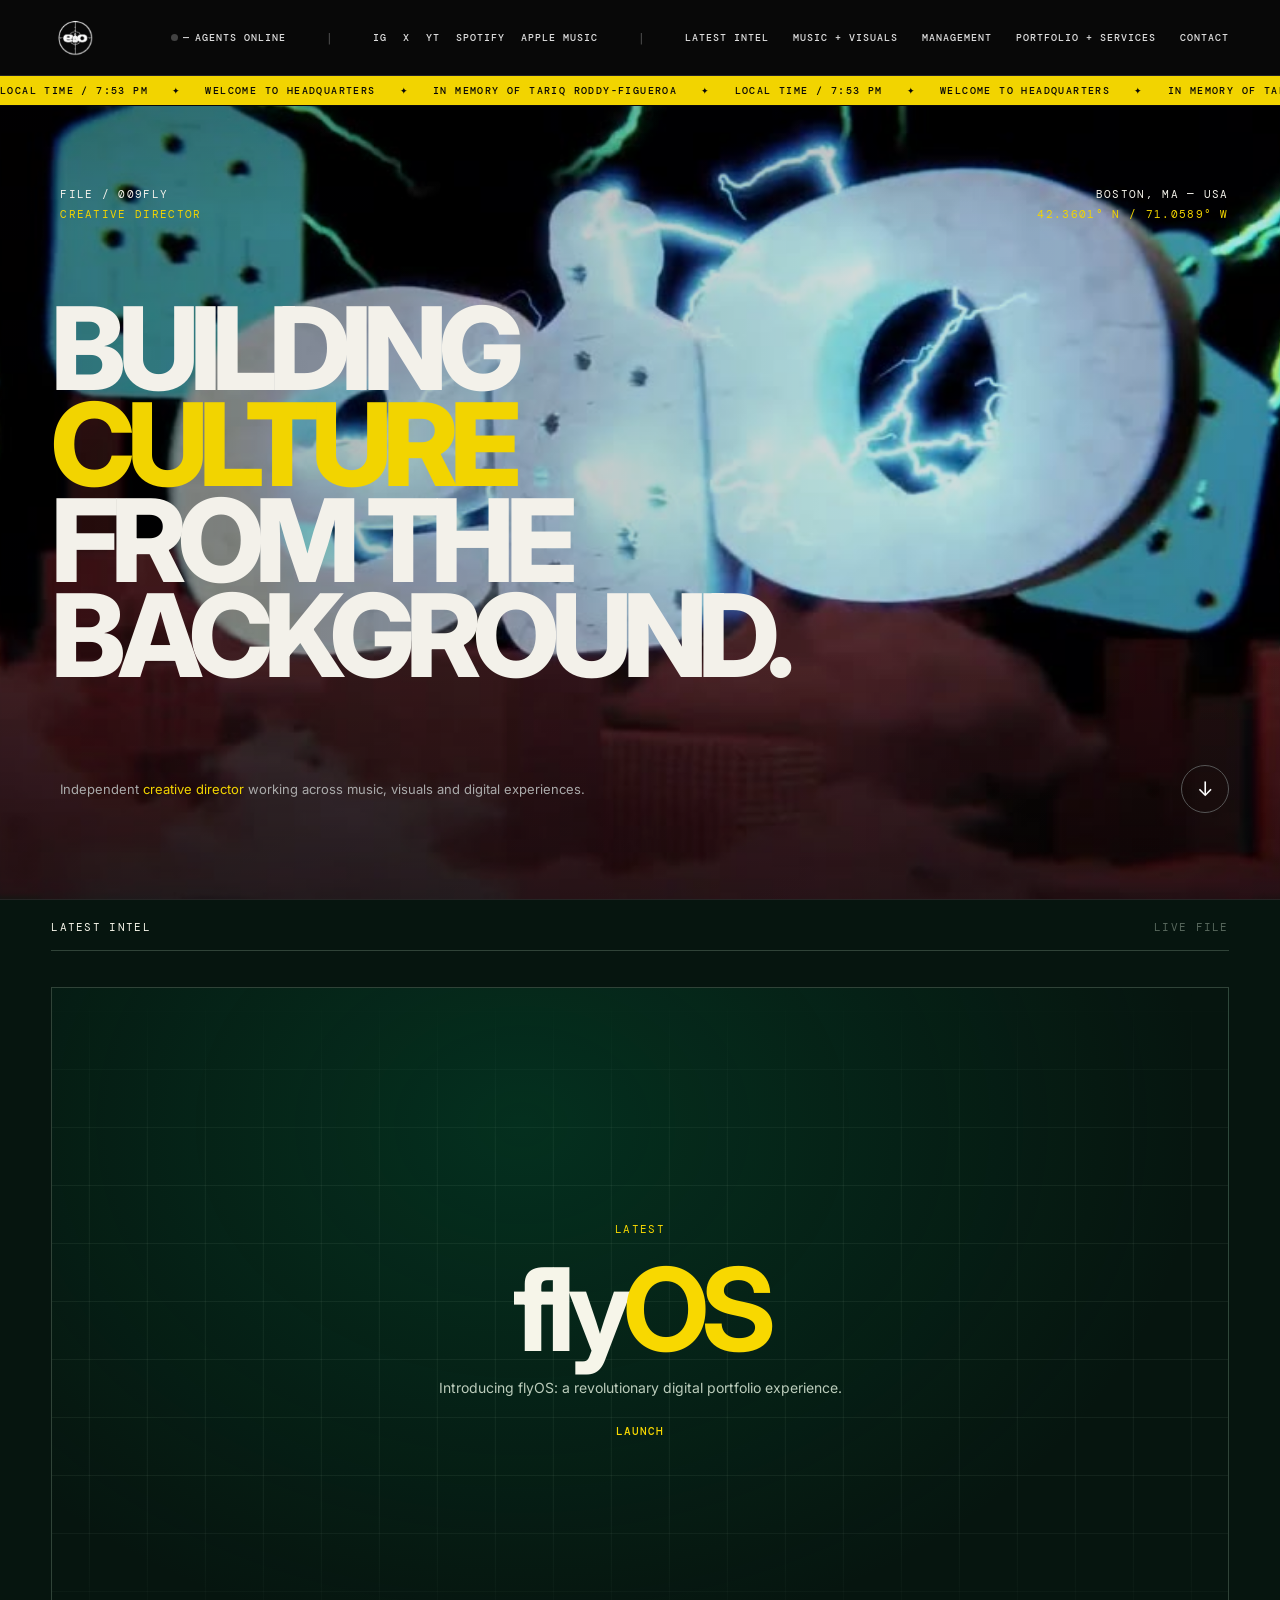
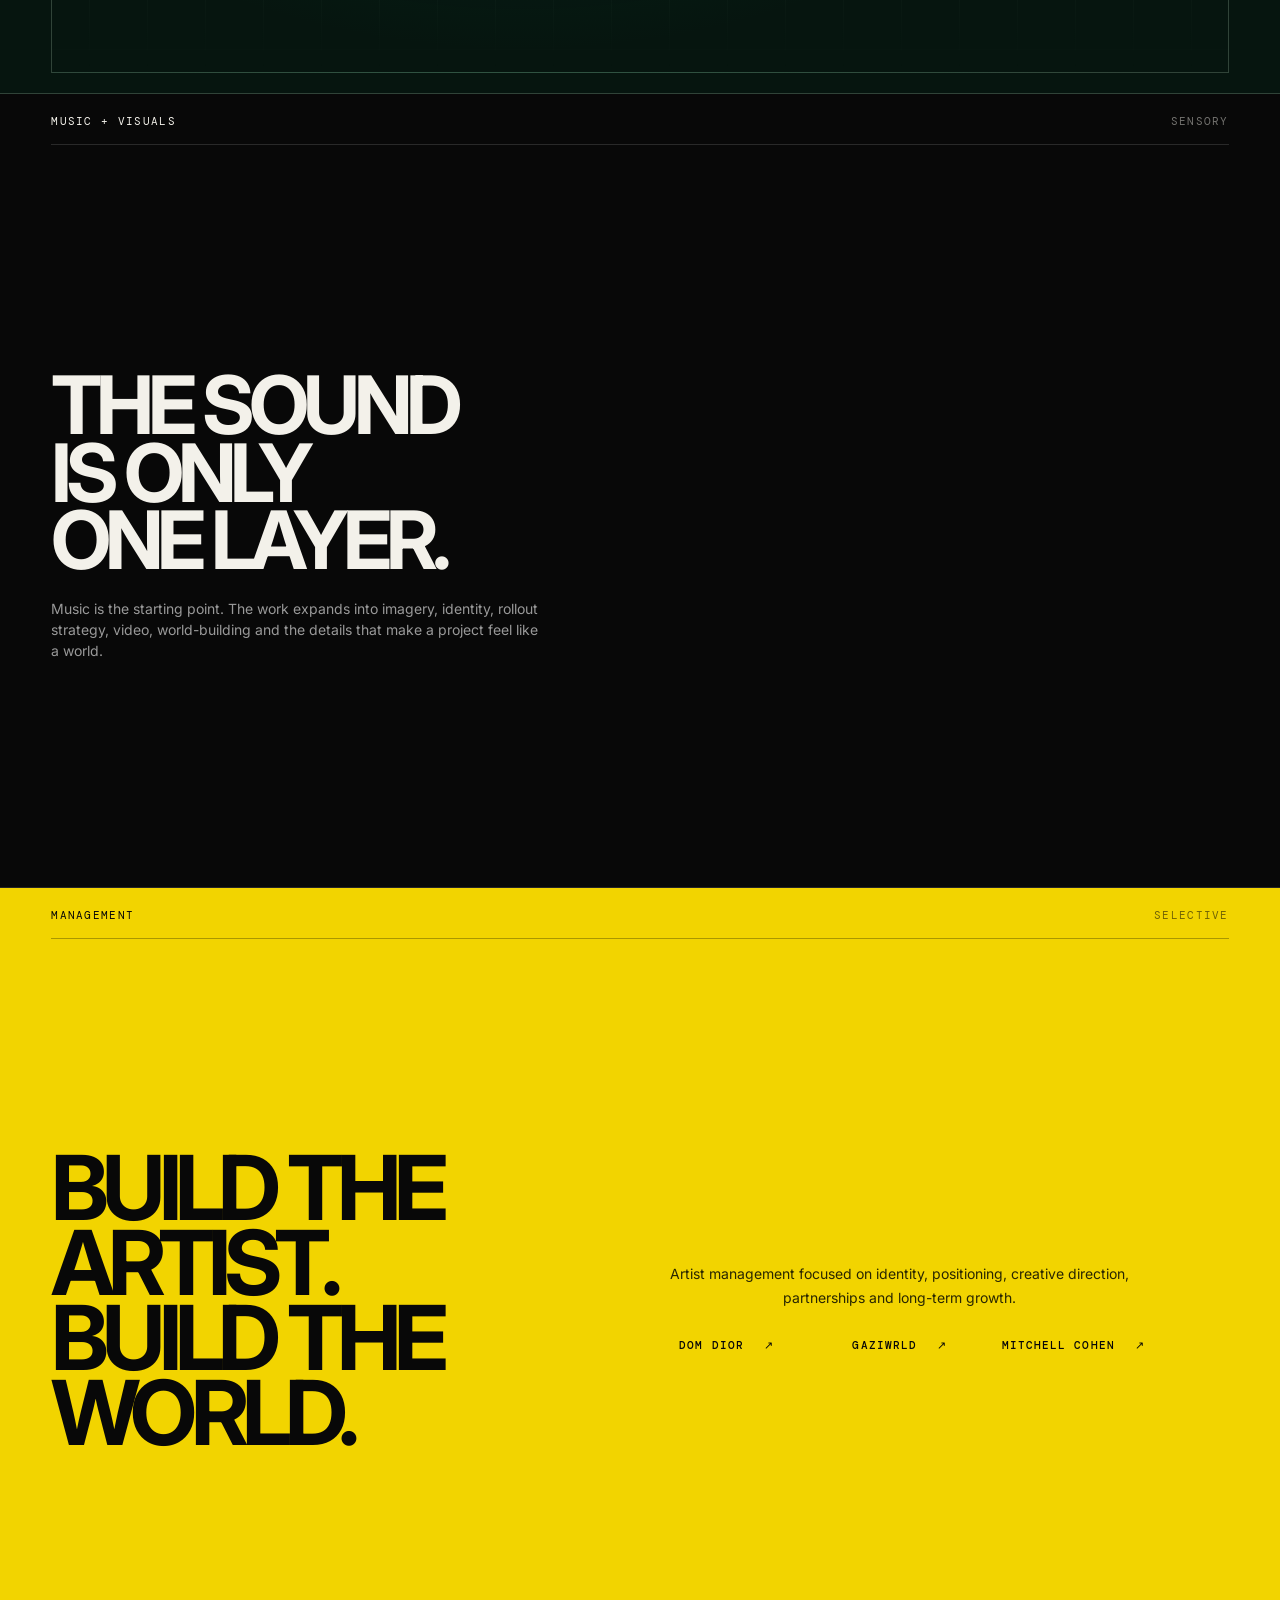
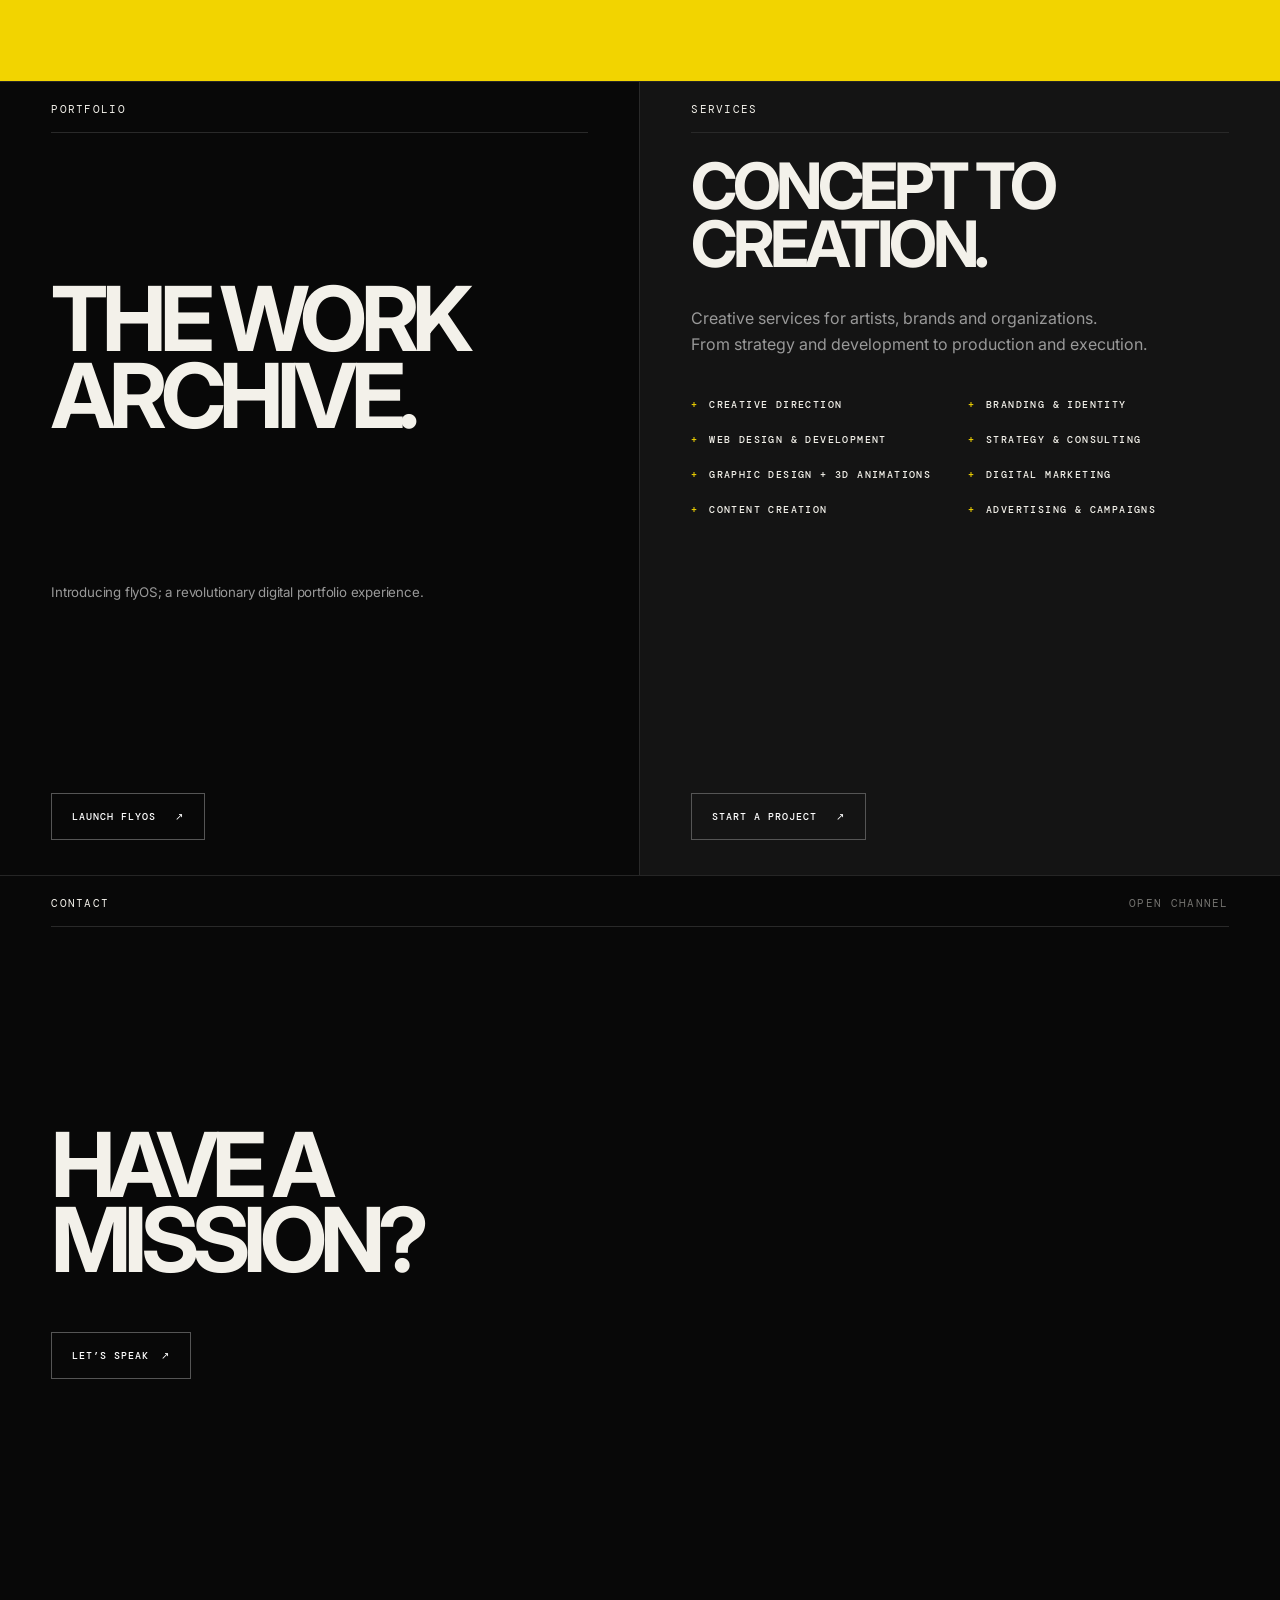
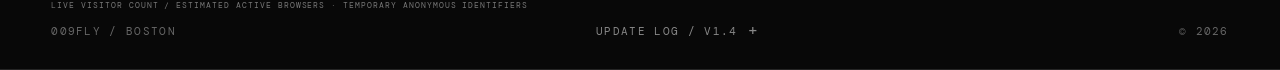
<file: index.html>
<!doctype html>
<html lang="en">
<head>
  <!-- Google tag (gtag.js) -->
  <script async src="https://www.googletagmanager.com/gtag/js?id=G-CFNYS5WDB2"></script>
  <script>
    window.dataLayer = window.dataLayer || [];
    function gtag(){dataLayer.push(arguments);}
    gtag('js', new Date());
    gtag('config', 'G-CFNYS5WDB2');
  </script>

  <meta charset="utf-8">
  <meta name="viewport" content="width=device-width,initial-scale=1">
  <meta name="theme-color" content="#080808">
  <meta name="robots" content="index,follow,max-image-preview:large">
  <title>009fly | Creative Director</title>
  <meta name="description" content="Meet 009fly, an independent creative director working across websites, visuals and digital experiences in Boston.">
  <link rel="canonical" href="https://009fly.com/">
  <link rel="icon" type="image/svg+xml" href="/favicon.svg">
  <link rel="alternate icon" type="image/x-icon" href="/favicon.ico">
  <link rel="icon" type="image/png" sizes="32x32" href="/favicon-32x32.png">
  <link rel="icon" type="image/png" sizes="16x16" href="/favicon-16x16.png">
  <link rel="apple-touch-icon" sizes="180x180" href="/apple-touch-icon.png">
  <link rel="manifest" href="/site.webmanifest">
  <meta property="og:type" content="website">
  <meta property="og:site_name" content="009fly">
  <meta property="og:title" content="009fly | Creative Director">
  <meta property="og:description" content="Meet 009fly, an independent creative director working across websites, visuals and digital experiences in Boston.">
  <meta property="og:url" content="https://009fly.com/">
  <meta property="og:image" content="https://009fly.com/009fly-social-preview.jpg">
  <meta property="og:image:secure_url" content="https://009fly.com/009fly-social-preview.jpg">
  <meta property="og:image:type" content="image/jpeg">
  <meta property="og:image:width" content="1200">
  <meta property="og:image:height" content="630">
  <meta property="og:image:alt" content="009fly — Building Culture From the Background. Creative Director, Music and Digital.">
  <meta name="twitter:card" content="summary_large_image">
  <meta name="twitter:image" content="https://009fly.com/009fly-social-preview.jpg">
  <meta name="twitter:image:alt" content="009fly — Building Culture From the Background.">
  <meta name="twitter:title" content="009fly | Creative Director">
  <meta name="twitter:description" content="Meet 009fly, an independent creative director working across websites, visuals and digital experiences in Boston.">
  <script type="application/ld+json">
  {
    "@context": "https://schema.org",
    "@graph": [
      {
        "@type": "WebSite",
        "@id": "https://009fly.com/#website",
        "url": "https://009fly.com/",
        "name": "009fly",
        "inLanguage": "en-US",
        "publisher": {
          "@id": "https://009fly.com/#person"
        }
      },
      {
        "@type": "WebPage",
        "@id": "https://009fly.com/#webpage",
        "url": "https://009fly.com/",
        "name": "009fly | Creative Director",
        "isPartOf": {
          "@id": "https://009fly.com/#website"
        },
        "about": {
          "@id": "https://009fly.com/#person"
        },
        "inLanguage": "en-US",
        "description": "Meet 009fly, an independent creative director working across websites, visuals and digital experiences in Boston."
      },
      {
        "@type": "Person",
        "@id": "https://009fly.com/#person",
        "name": "009fly",
        "url": "https://009fly.com/",
        "mainEntityOfPage": {
          "@id": "https://009fly.com/#webpage"
        },
        "jobTitle": [
          "Creative Director",
          "Music Producer",
          "Artist Manager"
        ],
        "description": "Boston-based independent creative director working across music production, artist management, visuals, branding and digital experiences.",
        "homeLocation": {
          "@type": "Place",
          "name": "Boston, Massachusetts, USA"
        },
        "sameAs": [
          "https://www.instagram.com/009fly/",
          "https://twitter.com/009flyy",
          "https://www.youtube.com/009fly",
          "https://open.spotify.com/artist/0IBzfVJw4l53pqRx9MSWfz",
          "https://flyos.009fly.com/"
        ]
      }
    ]
  }
</script>
  <link rel="preconnect" href="https://fonts.googleapis.com">
  <link rel="preconnect" href="https://fonts.gstatic.com" crossorigin>
  <link href="https://fonts.googleapis.com/css2?family=DM+Mono:wght@400;500&family=Inter:wght@400;500;600;700;800&display=swap" rel="stylesheet">
  <link rel="stylesheet" href="style.css?v=20261102-mobile-log-grey-reset">
  <link rel="stylesheet" href="services.css?v=20261029-mobile-layout">
  <link rel="stylesheet" href="hero-video.css?v=20261117-ig-poster">
  <link rel="stylesheet" href="hq-media.css?v=mobile-intel-copy-20261116">
</head>
<body>
  <header class="nav">
    <div class="hq-nav-left"><a class="brand" href="#top" aria-label="009FLY home"><img class="brand-logo" src="009fly-nav-logo-lossless.webp" alt="009FLY logo"></a><div id="hq-presence" class="hq-presence" data-state="pending" title="Estimated active browsers on Headquarters in the last 90 seconds"><span class="hq-presence-dot" aria-hidden="true"></span><span id="hq-presence-count">—</span><span id="hq-presence-label">AGENTS ONLINE</span></div></div>
    <button class="menu-toggle" aria-expanded="false" aria-controls="nav-links">
      <span></span><span></span>
    </button>
    <nav id="nav-links" class="nav-links">
      <span class="nav-divider hq-presence-divider" aria-hidden="true">|</span>
      <div class="nav-socials"><a href="https://www.instagram.com/009fly/" target="_blank" rel="noopener">IG</a><a href="https://twitter.com/009flyy" target="_blank" rel="noopener">X</a><a href="https://youtube.com/009fly" target="_blank" rel="noopener">YT</a><a href="https://open.spotify.com/artist/0IBzfVJw4l53pqRx9MSWfz" target="_blank" rel="noopener">SPOTIFY</a><a href="https://music.apple.com/za/artist/009fly/1674675516" target="_blank" rel="noopener">APPLE MUSIC</a></div><span class="nav-divider" aria-hidden="true">|</span>
      <a href="#intel">LATEST INTEL</a>
      <a href="#music">MUSIC + VISUALS</a>
      <a href="#management">MANAGEMENT</a>
      <a href="#portfolio">PORTFOLIO + SERVICES</a>
      <a href="#contact">CONTACT</a>
    </nav>
  </header>

  <div class="ticker" aria-label="009FLY ticker">
    <div class="ticker-track"><div class="ticker-set"><span>LOCAL TIME / <b class="ticker-time">--:--</b></span><i>✦</i><span>WELCOME TO HEADQUARTERS</span><i>✦</i><span>IN MEMORY OF TARIQ RODDY-FIGUEROA</span><i>✦</i></div><div class="ticker-set" aria-hidden="true"><span>LOCAL TIME / <b class="ticker-time">--:--</b></span><i>✦</i><span>WELCOME TO HEADQUARTERS</span><i>✦</i><span>IN MEMORY OF TARIQ RODDY-FIGUEROA</span><i>✦</i></div><div class="ticker-set" aria-hidden="true"><span>LOCAL TIME / <b class="ticker-time">--:--</b></span><i>✦</i><span>WELCOME TO HEADQUARTERS</span><i>✦</i><span>IN MEMORY OF TARIQ RODDY-FIGUEROA</span><i>✦</i></div><div class="ticker-set" aria-hidden="true"><span>LOCAL TIME / <b class="ticker-time">--:--</b></span><i>✦</i><span>WELCOME TO HEADQUARTERS</span><i>✦</i><span>IN MEMORY OF TARIQ RODDY-FIGUEROA</span><i>✦</i></div></div>
  </div>

  <main id="top">
    <section class="hero">
      <div class="hero-video-backdrop" aria-hidden="true"></div>
      <div class="hero-meta mono">
        <div class="hero-left-meta"><span>FILE / 009FLY</span><span class="hero-role">CREATIVE DIRECTOR</span></div>
        <span class="hero-location"><span>BOSTON, MA — USA</span><span class="hero-coords mono">42.3601° N / 71.0589° W</span></span>
      </div>
      <div class="hero-copy">
        <h1>BUILDING<br><em>CULTURE</em><br>FROM THE<br>BACKGROUND.</h1>
      </div>
      <div class="hero-bottom">
        <p>Independent <span class="hero-copy-role">creative director</span> working across music, visuals and digital experiences.</p>
        <a class="circle-link" href="#intel" aria-label="Scroll to latest intel">↓</a>
      </div>
    </section>

    <section id="intel" class="section intel">
      <div class="section-head">
        <span class="mono">LATEST INTEL</span>
        <span class="mono muted">LIVE FILE</span>
      </div>
      <div class="intel-grid hq-intel-single">
        <article class="intel-card featured">
          <span class="tag mono">LATEST</span>
          <h2>fly<span class="intel-os">OS</span></h2>
          <p>Introducing flyOS: <span class="hq-intel-subline">a revolutionary digital portfolio experience.</span></p>
          <a class="text-link hq-intel-launch" href="https://flyos.009fly.com" target="_blank" rel="noopener">LAUNCH</a>
        </article>
      </div>
    </section>

    <section id="music" class="section music-section">
      <div class="section-head">
        <span class="mono">MUSIC + VISUALS</span>
        <span class="mono muted">SENSORY</span>
      </div>
      <div class="hq-music-layout">
      <div class="music-body hq-music-intro">
        <div><h2>THE SOUND<br>IS ONLY<br>ONE LAYER.</h2></div>
        <div class="section-copy"><p>Music is the starting point. The work expands into imagery, identity, rollout strategy, video, world-building and the details that make a project feel like a world.</p></div>
      </div>
      <div class="hq-media-stage">
      <div class="hq-media-controls mono"><div class="hq-media-swipe"><button type="button" id="hq-media-prev" aria-label="Previous release">←</button><span id="hq-media-position">01 / 04</span><button type="button" id="hq-media-next" aria-label="Next release">→</button></div></div>
      <div class="hq-media-grid" id="hq-media-grid" aria-label="Music and visuals releases" tabindex="0">
          <article class="hq-media-card" data-platform="spotify">
            <div class="hq-media-player"><iframe src="https://open.spotify.com/embed/album/3iAHfB6rxWgSo7jrXu9Xby?utm_source=generator&amp;theme=0" title="FLY - EP" loading="lazy" allow="autoplay; clipboard-write; encrypted-media; fullscreen; picture-in-picture" referrerpolicy="strict-origin-when-cross-origin" allowfullscreen></iframe></div>
          </article>
          <article class="hq-media-card hq-mobile-only" data-platform="spotify">
            <div class="hq-media-player"><iframe src="https://open.spotify.com/embed/album/2Buoz1uBHT5yJZsT7gXUTn?utm_source=generator&amp;theme=0" title="VANILLA SKY" loading="lazy" allow="autoplay; clipboard-write; encrypted-media; fullscreen; picture-in-picture" referrerpolicy="strict-origin-when-cross-origin" allowfullscreen></iframe></div>
          </article>
          <article class="hq-media-card" data-platform="youtube">
            <div class="hq-media-player"><iframe src="https://www.youtube-nocookie.com/embed/IsVY-vqSx8k" title="DOM DIOR - AWAY FT. SABO*" loading="lazy" allow="accelerometer; autoplay; clipboard-write; encrypted-media; gyroscope; picture-in-picture; web-share" referrerpolicy="strict-origin-when-cross-origin" allowfullscreen></iframe></div>
          </article>
          <article class="hq-media-card hq-mobile-only" data-platform="youtube">
            <div class="hq-media-player"><iframe src="https://www.youtube-nocookie.com/embed/cTA4_3xIfX8" title="DOM DIOR - 21 QUESTIONS" loading="lazy" allow="accelerometer; autoplay; clipboard-write; encrypted-media; gyroscope; picture-in-picture; web-share" referrerpolicy="strict-origin-when-cross-origin" allowfullscreen></iframe></div>
          </article>
      </div>
      </div>
      </div>
    </section>

    <section id="management" class="section management">
      <div class="section-head">
        <span class="mono">MANAGEMENT</span>
        <span class="mono muted">SELECTIVE</span>
      </div>
      <div class="management-body">
        <div>
          <h2>BUILD THE<br>ARTIST.<br>BUILD THE<br>WORLD.</h2>
        </div>
        <div class="section-copy">
          <p>Artist management focused on identity, positioning, creative direction, partnerships and long-term growth.</p><div class="management-links"><a class="text-link" href="https://domdior.com/" target="_blank" rel="noopener">DOM DIOR <span>↗</span></a><a class="text-link" href="https://www.instagram.com/gaziwrld/" target="_blank" rel="noopener">GAZIWRLD <span>↗</span></a><a class="text-link" href="https://mitchellcohen.vercel.app/?utm_source=ig&utm_medium=social&utm_content=link_in_bio&fbclid=PAZXh0bgNhZW0CMTEAc3J3YwZhcHBfaWQMMjU2MjgxMDQwNTU4AAGnjdidT3svYqbDin6myd4h8YKRmhlZj643PsCSKr5dsWhWGUsyrynhWjg4gUY_aem_ifMFKqXh4MnM_FXDjEuN6w" target="_blank" rel="noopener">MITCHELL COHEN <span>↗</span></a></div>
        </div>
      </div>
    </section>

    <section class="section gateway" id="portfolio">
      <div class="gateway-card">
        <span class="mono">PORTFOLIO</span>
        <h2>THE WORK<br>ARCHIVE.</h2>
        <p class="portfolio-note portfolio-intro">Introducing flyOS; a revolutionary digital portfolio experience.</p>
        <a class="button" href="https://flyos.009fly.com/" target="_blank" rel="noopener noreferrer" aria-label="Launch flyOS interactive portfolio">LAUNCH FLYOS <span aria-hidden="true">↗</span></a>
      </div>
      <div class="gateway-card accent services-card" id="services">
        <span class="mono">SERVICES</span>
        <h2>CONCEPT TO<br>CREATION.</h2>
        <div class="services-description">
          <p>Creative services for artists, brands and organizations.<br>From strategy and development to production and execution.</p>
        </div>
        <div class="services-grid">
          <ul>
            <li>CREATIVE DIRECTION</li>
            <li>WEB DESIGN & DEVELOPMENT</li>
            <li>GRAPHIC DESIGN + 3D ANIMATIONS</li>
            <li>CONTENT CREATION</li>
          </ul>
          <ul>
            <li>BRANDING & IDENTITY</li>
            <li>STRATEGY & CONSULTING</li>
            <li>DIGITAL MARKETING</li>
            <li>ADVERTISING & CAMPAIGNS</li>
          </ul>
        </div>
        <a class="button" href="#contact">START A PROJECT <span aria-hidden="true">↗</span></a>
      </div>
    </section>

    <section id="contact" class="section contact">
      <div class="section-head">
        <span class="mono">CONTACT</span>
        <span class="mono muted">OPEN CHANNEL</span>
      </div>
      <div class="contact-body">
        <h2>HAVE A<br>MISSION?</h2>
        <a class="button" style="align-self:flex-start;display:inline-flex;align-items:center;min-height:44px" href="https://calendly.com/009fly/30min?month=2026-11" target="_blank" rel="noopener noreferrer" aria-label="Let's speak — book a 30-minute call">LET’S SPEAK <span aria-hidden="true">↗</span></a>
      </div>
      <p class="hq-presence-privacy mono">LIVE VISITOR COUNT / ESTIMATED ACTIVE BROWSERS · TEMPORARY ANONYMOUS IDENTIFIERS</p>
      <div class="contact-footer mono">
        <span>009FLY / BOSTON</span>
        <details class="release-log">
          <summary aria-label="View website update history">UPDATE LOG / V1.4 <span class="release-log-plus" aria-hidden="true">+</span></summary>
          <div class="release-log-panel">
            <div class="release-log-heading">
              <span>009FLY / RELEASE HISTORY</span>
              <span>ARCHIVE / 001</span>
            </div>
            <div class="release-log-entries" role="region" aria-label="Release history; scroll for older updates" tabindex="0">
            <div class="release-log-entry">
              <span class="release-log-version">V1.4 / NOV 2026</span>
              <strong>CONTACT / DIRECT BOOKING</strong>
              <p>Introduced a direct Calendly booking button in the Contact section.</p>
            </div>
            <div class="release-log-entry">
              <span class="release-log-version">V1.3 / NOV 2026</span>
              <strong>flyOS / MUSIC + LIVE PRESENCE</strong>
              <p>Updated Latest Intel, added compact music and video embeds with mobile swipe navigation, and introduced a live agent counter with a subtle activity pulse.</p>
            </div>
            <div class="release-log-entry">
              <span class="release-log-version">V1.2 / NOV 2026</span>
              <strong>HEADQUARTERS REFINED</strong>
              <p>Refined the services section, introduced a seamless HD hero animation, and improved the mobile experience.</p>
            </div>
            <div class="release-log-entry">
              <span class="release-log-version">V1.1 / OCT 2026</span>
              <strong>CHANGELOG INITIALIZED</strong>
              <p>Added an interactive update log to the desktop headquarters footer.</p>
            </div>
            <div class="release-log-entry">
              <span class="release-log-version">V1.0 / OCT 2026</span>
              <strong>HEADQUARTERS LAUNCH</strong>
              <p>Launched the responsive 009fly Headquarters.</p>
            </div>
            </div>
            <span class="release-log-end">END OF RECORD</span>
          </div>
        </details>
        <span>© 2026</span>
      </div>
    </section>
  </main>

  <script src="script.js?v=flush-sections-20261116"></script>
  <script src="hero-video.js?v=20261117-ig-playback" defer></script>
  <script src="hq-media.js?v=agent-polish-20261116" defer></script>
</body>
</html>
</file>
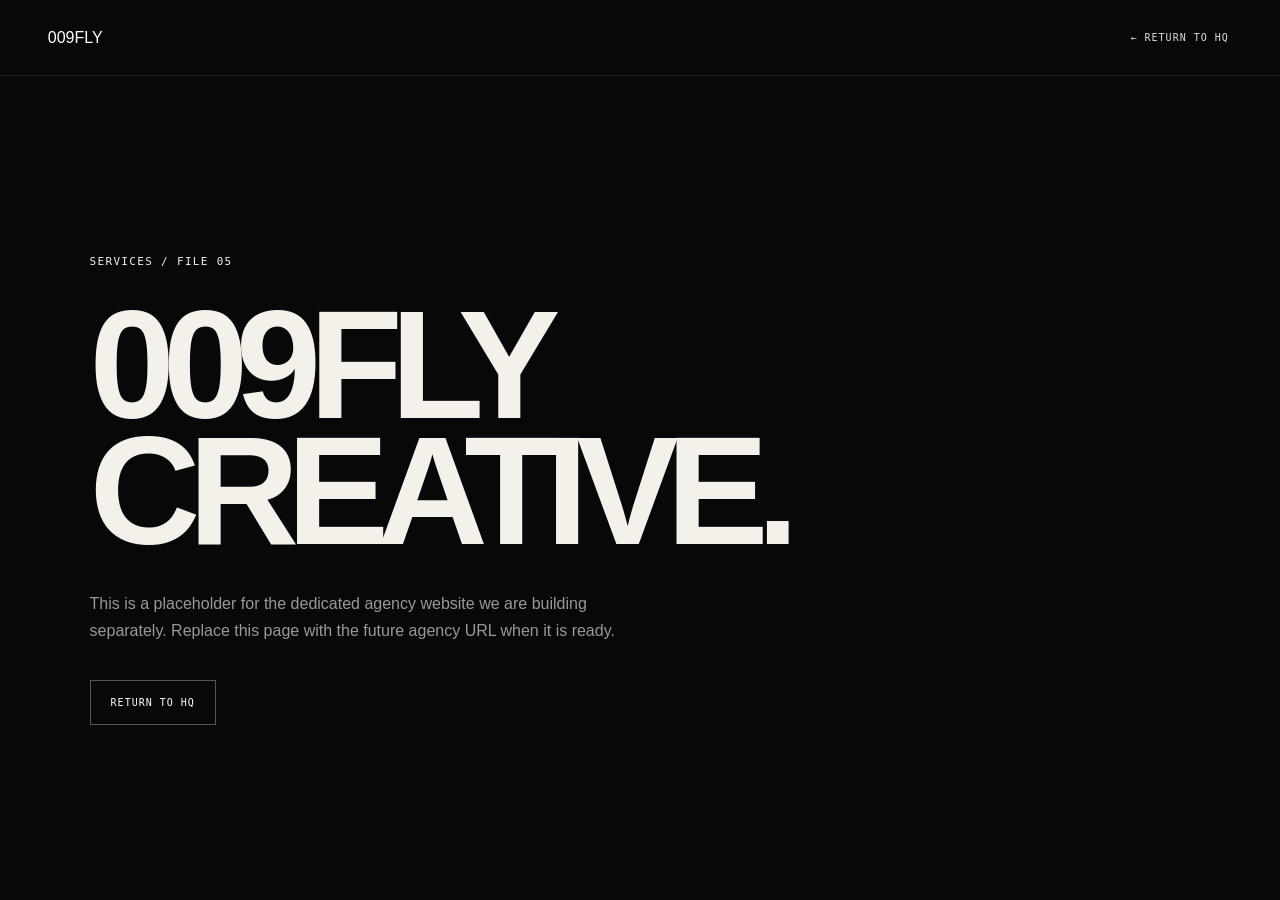
<file: agency.html>
<!doctype html>
<html lang="en"><head>
  <!-- Google tag (gtag.js) -->
  <script async src="https://www.googletagmanager.com/gtag/js?id=G-CFNYS5WDB2"></script>
  <script>
    window.dataLayer = window.dataLayer || [];
    function gtag(){dataLayer.push(arguments);}
    gtag('js', new Date());
    gtag('config', 'G-CFNYS5WDB2');
  </script>
<meta charset="utf-8"><meta name="viewport" content="width=device-width,initial-scale=1">
<title>009FLY Creative — Services</title><link rel="stylesheet" href="style.css"></head>
<body class="placeholder"><header class="nav"><a class="brand" href="index.html">009<span>FLY</span></a><a class="back mono" href="index.html">← RETURN TO HQ</a></header>
<main class="placeholder-main"><span class="mono">SERVICES / FILE 05</span><h1>009FLY<br>CREATIVE.</h1><p>This is a placeholder for the dedicated agency website we are building separately. Replace this page with the future agency URL when it is ready.</p><a class="button" href="index.html">RETURN TO HQ</a></main></body></html>
</file>
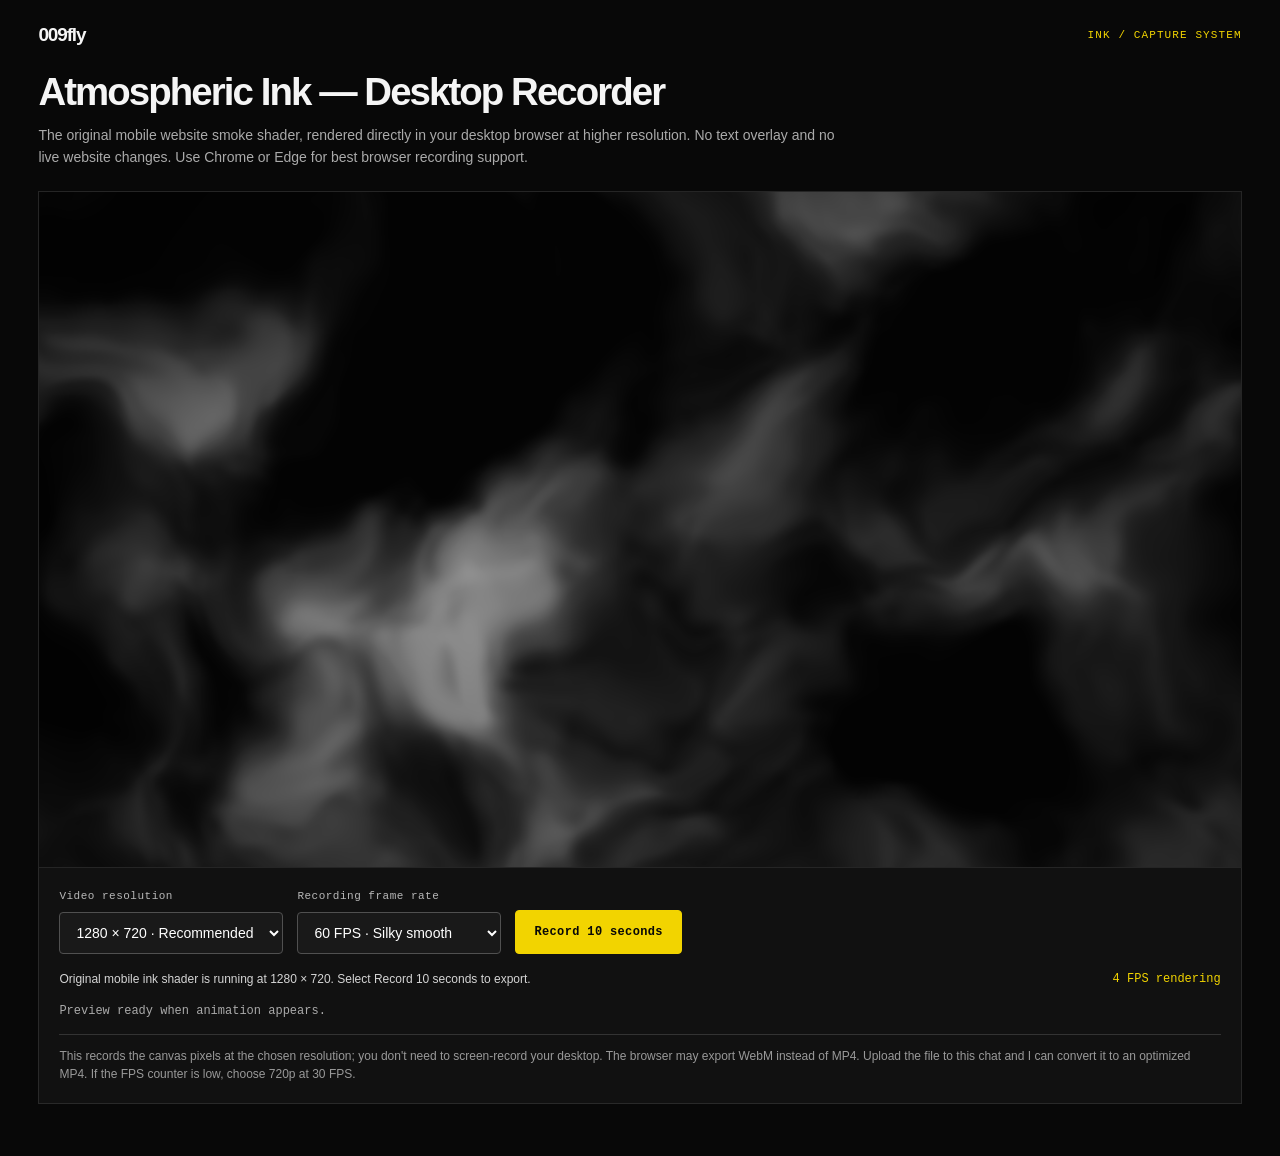
<file: ink-recorder-desktop.html>
<!doctype html>
<html lang="en">
<head>
  <meta charset="utf-8">
  <meta name="viewport" content="width=device-width,initial-scale=1">
  <meta name="robots" content="noindex,nofollow,noarchive">
  <title>009fly — Desktop Ink Recorder</title>
  <style>
    *{box-sizing:border-box}
    :root{color-scheme:dark}
    html,body{margin:0;min-height:100%;background:#080808;color:#f5f5f5;font-family:Arial,Helvetica,sans-serif}
    body{padding:24px clamp(16px,3vw,48px) 52px;max-width:1560px;margin:auto}
    header{display:flex;justify-content:space-between;align-items:center;gap:20px;margin-bottom:24px}
    .brand{font-weight:900;font-size:19px;letter-spacing:-.06em}
    .meta{font:11px monospace;letter-spacing:.1em;color:#f2d400}
    h1{font-size:clamp(24px,3vw,42px);letter-spacing:-.05em;margin:0 0 10px}
    .sub{color:#aaa;font-size:14px;line-height:1.6;margin:0 0 22px;max-width:800px}
    .preview{position:relative;width:100%;background:#030303;border:1px solid #252525;overflow:hidden;display:grid;place-items:center;min-height:240px}
    canvas{width:100%;height:auto;display:block;aspect-ratio:16/9;object-fit:contain;background:#030303}
    .panel{border:1px solid #292929;border-top:0;padding:20px;display:flex;flex-direction:column;gap:16px;background:#111}
    .controls{display:flex;align-items:end;gap:14px;flex-wrap:wrap}
    label{font:11px/1.5 monospace;letter-spacing:.045em;color:#b8b8b8;display:flex;flex-direction:column;gap:7px}
    select{font-size:14px;padding:11px 12px;background:#191919;border:1px solid #505050;color:white;border-radius:4px;min-width:146px}
    button,.download{font:700 12px monospace;letter-spacing:.03em;padding:13px 18px;border:1px solid #f2d400;background:#f2d400;color:#080808;border-radius:4px;text-decoration:none;cursor:pointer;display:inline-flex;align-items:center;justify-content:center;min-height:44px}
    button:disabled{opacity:.5;cursor:default}
    .download[hidden]{display:none}
    .state{font-size:12px;line-height:1.5;color:#bbb;display:flex;flex-wrap:wrap;justify-content:space-between;gap:12px}
    #status{margin:0;color:#d5d5d5}
    #rate{font-family:monospace;color:#f2d400}
    #progress{font:12px monospace;color:#aaa}
    .info{border-top:1px solid #333;padding-top:12px;color:#999;font-size:12px;line-height:1.5;margin:0}
    @media(max-width:560px){body{padding:18px 14px 32px}.panel{padding:14px}.preview{min-height:0}header{align-items:start}}
  </style>
</head>
<body>
<header><span class="brand">009fly</span><span class="meta">INK / CAPTURE SYSTEM</span></header>
<h1>Atmospheric Ink — Desktop Recorder</h1>
<p class="sub">The original mobile website smoke shader, rendered directly in your desktop browser at higher resolution. No text overlay and no live website changes. Use Chrome or Edge for best browser recording support.</p>
<section class="preview" aria-label="Live volumetric ink preview">
  <canvas id="ink" width="1280" height="720"></canvas>
</section>
<section class="panel">
  <div class="controls">
    <label>Video resolution
      <select id="resolution">
        <option value="1280x720" selected>1280 × 720 · Recommended</option>
        <option value="1920x1080">1920 × 1080 · Full HD</option>
      </select>
    </label>
    <label>Recording frame rate
      <select id="fps">
        <option value="60" selected>60 FPS · Silky smooth</option>
        <option value="30">30 FPS · Easier to render</option>
      </select>
    </label>
    <button type="button" id="record" disabled>Record 10 seconds</button>
    <a id="download" class="download" hidden>Download recording</a>
  </div>
  <div class="state">
    <p id="status">Preparing WebGL… If this stays here, open the page in a desktop browser.</p>
    <span id="rate">Checking performance…</span>
  </div>
  <span id="progress">Preview ready when animation appears.</span>
  <p class="info">This records the canvas pixels at the chosen resolution; you don't need to screen-record your desktop. The browser may export WebM instead of MP4. Upload the file to this chat and I can convert it to an optimized MP4. If the FPS counter is low, choose 720p at 30 FPS.</p>
</section>
<script src="/ink-recorder-desktop.js?v=20261029-v1"></script>
</body>
</html>
</file>
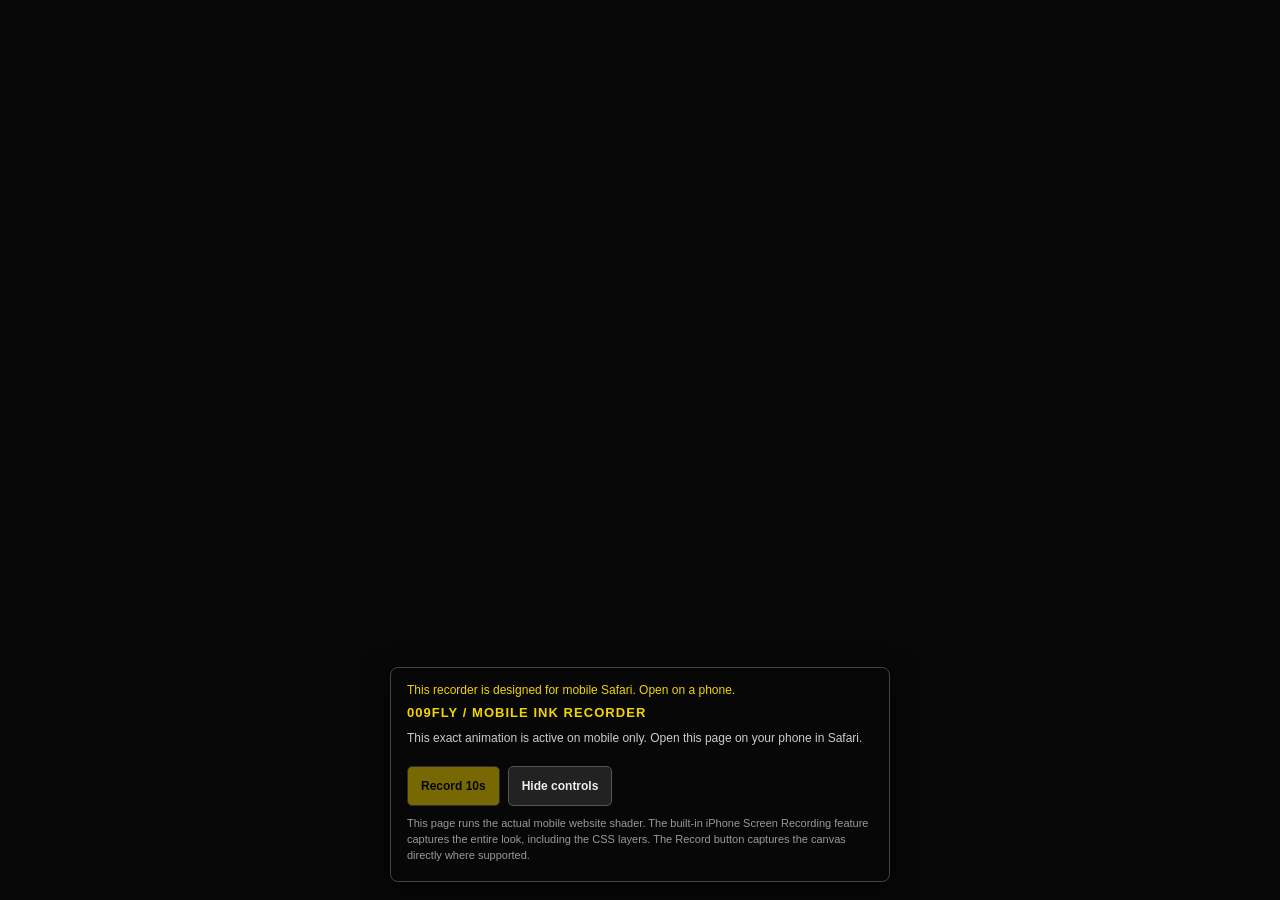
<file: ink-recorder.html>
<!doctype html>
<html lang="en">
<head>
<meta charset="utf-8">
<meta name="viewport" content="width=device-width,initial-scale=1,viewport-fit=cover">
<meta name="robots" content="noindex,nofollow,noarchive">
<meta name="theme-color" content="#080808">
<title>009fly | Mobile Smoke Recorder</title>
<link rel="stylesheet" href="/hero-ink.css?v=20261029-v5-desktop-rollback">
<style>
:root{color-scheme:dark}
*{box-sizing:border-box}
html,body{margin:0;background:#080808;color:#f4f4f4;min-height:100%;font-family:Arial,Helvetica,sans-serif}
.hero{height:100svh;min-height:460px;position:relative;overflow:hidden;background:#080808}
.hero-ink-atmosphere{position:absolute;inset:0}
#panel{position:fixed;bottom:18px;left:50%;transform:translateX(-50%);z-index:10;width:min(95vw,500px);padding:15px 16px 17px;border:1px solid #444;background:rgba(8,8,8,.93);box-shadow:0 8px 30px #000c;border-radius:8px;backdrop-filter:blur(12px)}
#panel h1{font:700 13px/1.3 Arial,sans-serif;letter-spacing:.08em;color:#f2d400;margin:0 0 8px}
#status{font:12px/1.45 Arial,sans-serif;color:#ccc;min-height:2em;margin:0 0 12px}
#actions{display:flex;gap:8px;flex-wrap:wrap}
button,a.download{font:700 12px Arial,sans-serif;padding:12px 13px;border:1px solid #555;border-radius:5px;background:#f2d400;color:#080808;text-decoration:none;cursor:pointer}
button.secondary{background:#222;color:#eee}
button:disabled{opacity:.48;cursor:not-allowed}
#panel small{display:block;margin-top:10px;font:11px/1.45 Arial,sans-serif;color:#999}
#show{position:fixed;bottom:20px;right:20px;z-index:12;background:#171717;color:#f2d400;border:1px solid #666;display:none}
body.hide-ui #panel{display:none}
body.hide-ui #show{display:block}
@media(min-width:801px){#panel:before{content:"This recorder is designed for mobile Safari. Open on a phone.";display:block;color:#f2d400;font-size:12px;margin-bottom:8px}}
</style>
</head>
<body>
<section class="hero" aria-label="The same animated ink shader used on the mobile 009fly homepage">
  <div class="hero-ink-atmosphere" aria-hidden="true"><canvas id="ink-canvas" width="1" height="1"></canvas></div>
</section>
<div id="panel">
  <h1>009FLY / MOBILE INK RECORDER</h1>
  <p id="status">If this message stays visible, this viewer is blocking scripts. Open the HTTPS page in Safari, not a ChatGPT attachment preview.</p>
  <div id="actions">
    <button id="record" type="button" disabled>Record 10s</button>
    <a id="download" class="download" hidden>Download video</a>
    <button id="hide" class="secondary" type="button">Hide controls</button>
  </div>
  <small>This page runs the actual mobile website shader. The built-in iPhone Screen Recording feature captures the entire look, including the CSS layers. The Record button captures the canvas directly where supported.</small>
</div>
<button id="show" type="button">Show controls</button>
<script src="/hero-ink.js?v=20261029-v4-desktop"></script>
<script>
(() => {
  const status=document.getElementById('status'),button=document.getElementById('record');
  const download=document.getElementById('download');
  const canvas=document.getElementById('ink-canvas');
  document.getElementById('hide').addEventListener('click',()=>document.body.classList.add('hide-ui'));
  document.getElementById('show').addEventListener('click',()=>document.body.classList.remove('hide-ui'));
  if(window.matchMedia('(min-width:801px)').matches){
    status.textContent='This exact animation is active on mobile only. Open this page on your phone in Safari.';
    return;
  }
  if(window.matchMedia('(prefers-reduced-motion:reduce)').matches){
    status.textContent='Reduce Motion is enabled. Disable it temporarily in iPhone accessibility settings to view the animated ink.';
    return;
  }
  if(!window.WebGLRenderingContext){
    status.textContent='WebGL is unavailable in this viewer. Tap the browser menu and open this URL in Safari.';
    return;
  }
  status.textContent='Initializing mobile ink shader...';
  let polls=0;
  const startup=setInterval(()=>{
    polls++;
    if(canvas.width>1 && canvas.height>1){
      clearInterval(startup);
      const supportsStream=typeof canvas.captureStream==='function';
      const supportsRecorder=typeof MediaRecorder!=='undefined';
      status.textContent=supportsStream&&supportsRecorder?
        'Original mobile ink is running. Tap Record, or use iPhone Screen Recording for the full layered look.':
        'Original mobile ink is running. Use your phone’s Screen Recording feature to capture it.';
      button.disabled=!(supportsStream&&supportsRecorder);
    } else if(polls>40) {
      clearInterval(startup);
      status.textContent='The animation could not start here. Open this link in Safari instead of the ChatGPT browser.';
    }
  },150);
  let recording=false;
  button.addEventListener('click',()=>{
    if(recording || !window.MediaRecorder || !canvas.captureStream)return;
    const candidates=['video/mp4;codecs=avc1.42E01E','video/mp4','video/webm;codecs=vp8','video/webm'];
    const mime=candidates.find(type=>MediaRecorder.isTypeSupported(type));
    if(!mime){status.textContent='This browser cannot encode the capture. Use iPhone Screen Recording instead.';return;}
    let recorder,stream;
    try{
      stream=canvas.captureStream(30);
      recorder=new MediaRecorder(stream,{mimeType:mime,videoBitsPerSecond:1300000});
    }catch(err){status.textContent='Recorder unavailable: '+err.message+'. Use iPhone Screen Recording.';return;}
    recording=true;button.disabled=true;download.hidden=true;status.textContent='Recording 10 seconds...';
    const chunks=[];
    recorder.ondataavailable=e=>{if(e.data.size)chunks.push(e.data)};
    recorder.onstop=()=>{
      stream.getTracks().forEach(track=>track.stop());
      recording=false;button.disabled=false;
      const type=recorder.mimeType||mime;
      const ext=type.includes('mp4')?'mp4':'webm';
      const blob=new Blob(chunks,{type});
      if(download.href&&download.href.startsWith('blob:'))URL.revokeObjectURL(download.href);
      download.href=URL.createObjectURL(blob);
      download.download='009fly_mobile_ink_shader_10s.'+ext;
      download.hidden=false;
      status.textContent='Capture ready ('+(blob.size/1048576).toFixed(1)+' MB). Tap Download video.';
    };
    recorder.onerror=()=>{recording=false;button.disabled=false;status.textContent='Recording failed. Use iPhone Screen Recording.'};
    try{recorder.start(200)}catch(err){recording=false;button.disabled=false;status.textContent='Recording unavailable: '+err.message;return;}
    setTimeout(()=>{if(recorder.state!=='inactive')recorder.stop()},10000);
  });
})();
</script>
</body>
</html>
</file>
<file: style.css>
*{box-sizing:border-box}html{scroll-behavior:smooth}body{margin:0;background:#080808;color:#f3f1ea;font-family:Inter,Arial,sans-serif;overflow-x:hidden}.mono{font-family:"DM Mono",monospace;font-size:11px;letter-spacing:.12em}.muted{opacity:.45}.nav{height:76px;z-index:21;padding:0 4vw;display:flex;align-items:center;justify-content:space-between;border-bottom:1px solid #252525;position:fixed;top:0;left:0;right:0;z-index:10;background:#080808}.brand{position:relative;z-index:22;width:48px;height:48px;display:flex;align-items:center;justify-content:center;color:#fff;text-decoration:none}.brand-logo{display:block;width:48px;height:48px;object-fit:contain;transform:translateZ(0);animation:none;backface-visibility:hidden;will-change:transform}.nav-links{display:flex;gap:24px;align-items:center}.nav-socials{display:flex;gap:16px;align-items:center;margin-right:0;padding-right:0}.nav-socials a{font:500 9px "DM Mono",monospace;letter-spacing:.1em;color:#777;text-decoration:none}.nav-socials a:hover{color:#f2d400}.nav-divider{color:#555;font:400 11px "DM Mono",monospace;letter-spacing:normal;margin:0 16px}.nav-links a,.back{font:500 10px "DM Mono",monospace;letter-spacing:.1em;color:#ddd;text-decoration:none}.nav-links a:hover,.back:hover{color:#f2d400}.menu-toggle{display:none;background:none;border:0}.ticker{position:fixed;top:76px;left:0;right:0;height:30px;overflow:hidden;isolation:isolate;contain:layout paint;z-index:9;background:#f2d400;color:#080808;border-bottom:1px solid #080808;display:flex;align-items:center}.ticker-track{display:flex;align-items:center;width:max-content;white-space:nowrap;animation:ticker-scroll 24s linear infinite;will-change:transform;backface-visibility:hidden;-webkit-backface-visibility:hidden;font:500 10px "DM Mono",monospace;letter-spacing:.14em;margin:0;padding:0;gap:0}.ticker-set{display:flex;align-items:center;gap:0;flex-shrink:0;padding:0;margin:0}.ticker-set span{display:inline-block}.ticker-set i{font-style:normal;font-size:9px;margin:0 24px;display:inline-block}.ticker-track b{font:inherit}.ticker-track i{font-style:normal;font-size:9px}.hero{min-height:100vh;padding:150px 4vw 45px;display:flex;flex-direction:column;justify-content:space-between;border-bottom:1px solid #252525;position:relative;background:radial-gradient(circle at 80% 30%,#171717 0,transparent 34%)}.hero:before{content:"";position:absolute;inset:106px 4vw 0;border-left:0;border-right:0;pointer-events:none}.hero-meta,.hero-bottom{display:flex;justify-content:space-between;gap:30px;position:relative;z-index:1}.hero-meta{flex-wrap:wrap;align-items:center}.hero-left-meta{display:flex;flex-direction:column;gap:6px;margin-left:8px}.hero-location{display:flex;flex-direction:column;align-items:flex-end;gap:6px}.hero-coords{color:#f2d400}.hero-copy{position:relative;z-index:1;margin:auto 0}.eyebrow{font:500 11px "DM Mono",monospace;letter-spacing:.12em;color:#f2d400;margin:0 0 24px}.hero h1{font-size:clamp(54px,9vw,145px);line-height:.83;letter-spacing:-.075em;margin:0;font-weight:800}.hero h1 em{font-style:normal;color:#f2d400}.hero-bottom{align-items:end}.hero-bottom p{max-width:none;white-space:nowrap;margin:0 0 0 8px;color:#aaa;font-size:13px;line-height:1.7}.circle-link{width:48px;height:48px;border:1px solid #555;border-radius:50%;display:grid;place-items:center;color:#fff;text-decoration:none;font-size:20px}.section{padding:120px 4vw;border-bottom:1px solid #252525}.section-head{display:flex;justify-content:space-between;border-bottom:1px solid #292929;padding-bottom:16px}.intel-grid{display:grid;grid-template-columns:1.7fr 1fr 1fr;gap:1px;background:#292929;margin-top:60px}.intel-card{background:#080808;padding:38px;min-height:270px;position:relative}.intel-card.featured{min-height:430px;background:linear-gradient(135deg,#111,#080808)}.tag{color:#f2d400}.intel-card h2{font-size:clamp(42px,5vw,76px);line-height:.9;letter-spacing:-.06em;margin:70px 0 25px}.intel-card h3{font-size:24px;margin:50px 0 15px;letter-spacing:-.04em}.intel-card p,.section-copy p{color:#999;line-height:1.7;font-size:14px;max-width:520px}.card-line{position:absolute;bottom:30px;left:38px;width:45px;height:2px;background:#f2d400}.music-body,.management-body{display:grid;grid-template-columns:1fr 1.15fr;gap:6vw}.music-body{min-height:calc(100vh - 106px);align-items:center}.music-body h2,.management h2,.contact h2{font-size:clamp(48px,7vw,108px);line-height:.84;letter-spacing:-.075em;margin:0}.section-copy{align-self:center;padding-bottom:0}.music-body .section-copy>p:first-child{max-width:760px;line-height:1.5}.portfolio-note{white-space:nowrap;max-width:none!important}.button.disabled{cursor:default;pointer-events:none}.button.disabled:hover{background:transparent;border-color:#555;color:#fff}.contact-handle{display:block;text-decoration:none;font-family:Inter,Arial,sans-serif;font-size:clamp(18px,3vw,42px);font-weight:600;letter-spacing:-.04em;color:#f2d400;margin:-30px 0 20px}.contact-handle:hover{color:#fff}.text-link{display:inline-block;margin-top:30px;color:#f2d400;text-decoration:none;font:500 11px "DM Mono",monospace;letter-spacing:.1em}.text-link span,.button span,.email span{margin-left:12px}.management{background:#f2d400;color:#080808}.management .section-head{border-color:#aa9700}.management .muted{opacity:.55}.management .eyebrow{color:#080808}.management .section-copy p{color:#292600}.management .text-link{color:#080808}.management-links{width:100%;max-width:520px;display:flex;justify-content:space-between;align-items:center;gap:12px;margin-top:28px;flex-wrap:wrap}.management-links .text-link{margin-top:0}.gateway{display:grid;grid-template-columns:1fr 1fr;padding:0}.gateway-card{min-height:560px;padding:55px 4vw;display:flex;flex-direction:column;align-items:flex-start;justify-content:space-between;border-right:1px solid #292929}.gateway-card:last-child{border-right:0}.gateway-card.accent{background:#141414}.gateway-card h2{font-size:clamp(48px,7vw,100px);line-height:.86;letter-spacing:-.07em;margin:0;align-self:flex-start}.gateway-card p{max-width:430px;color:#999;line-height:1.6}.button{border:1px solid #555;padding:16px 20px;color:#fff;text-decoration:none;font:500 10px "DM Mono",monospace;letter-spacing:.1em;transition:.2s}.button:hover{background:#f2d400;border-color:#f2d400;color:#080808}.contact-body{min-height:480px;display:flex;flex-direction:column;justify-content:center}.contact h2{margin:0 0 55px}.email{font-size:clamp(18px,3vw,42px);font-weight:600;color:#fff;text-decoration:none;letter-spacing:-.04em}.email:hover{color:#f2d400}.contact-footer{display:flex;justify-content:space-between;color:#666}.placeholder-main{min-height:100vh;padding:160px 7vw 80px;display:flex;flex-direction:column;justify-content:center;align-items:flex-start}.placeholder-main h1{font-size:clamp(60px,12vw,170px);line-height:.82;letter-spacing:-.08em;margin:35px 0}.placeholder-main p{max-width:550px;color:#999;line-height:1.7;margin:0 0 35px}.back{margin-left:auto}.placeholder .nav{position:fixed}.placeholder .button{display:inline-block}@media(max-width:800px){.nav{height:68px;padding:0 22px}.menu-toggle{display:flex;flex-direction:column;gap:6px}.menu-toggle span{display:block;width:25px;height:1px;background:#fff}.nav-links{display:none;position:absolute;top:98px;left:0;right:0;background:#080808;border-bottom:1px solid #292929;padding:22px;flex-direction:column;align-items:flex-start;gap:22px}.nav-links.open{display:flex}.ticker{top:68px;height:28px}.hero{padding:120px 22px 30px;min-height:100svh}.hero:before{inset:96px 22px 0}.hero-meta span:last-child{display:none}.hero h1{font-size:clamp(52px,15vw,92px)}.hero-bottom{align-items:flex-end}.hero-bottom p{max-width:100%;font-size:12px;white-space:normal;margin-left:8px}.nav-socials{order:0;margin:0 0 4px;padding:0 0 18px;border-right:0;border-bottom:1px solid #292929;width:100%;gap:18px}.nav-socials a{font-size:10px}.management-links{gap:18px}.music-body{grid-template-columns:1fr}.music-body .section-copy>p:first-child{max-width:100%;line-height:1.6}.section{padding:80px 22px}.intel-grid,.management-body,.gateway{grid-template-columns:1fr}.intel-grid{gap:1px}.intel-card,.intel-card.featured{min-height:300px;padding:28px}.intel-card.featured{min-height:380px}.intel-card h2{margin-top:65px;font-size:48px}.intel-card h3{margin-top:35px}.music-body h2,.management h2,.contact h2{font-size:clamp(55px,17vw,100px);margin:45px 0 55px}.section-copy{padding:0}.gateway-card{min-height:430px;padding:35px 22px;border-right:0;border-bottom:1px solid #292929}.gateway-card:last-child{border-bottom:0}.gateway-card h2{font-size:62px}.contact-body{min-height:400px}.contact-footer{font-size:9px}.placeholder-main{padding:130px 22px 60px}.placeholder-main h1{font-size:68px}.back{font-size:9px}.placeholder .nav .back{display:none}} .digital-links{display:flex;flex-direction:column;align-items:flex-start;gap:18px}.digital-links .text-link{margin-top:0}.section-copy .text-link{white-space:nowrap}@media(max-width:800px){.hero-bottom{flex-wrap:wrap}}@keyframes ticker-scroll{from{transform:translate3d(0,0,0)}to{transform:translate3d(-25%,0,0)}}
/* Keep anchored sections flush beneath the fixed header and ticker. */
#intel,#music,#management,#portfolio,#services,#contact{scroll-margin-top:106px;scroll-padding-top:0}@media(max-width:800px){#intel,#music,#management,#portfolio,#services,#contact{scroll-margin-top:96px}}

.hero-role{color:#f2d400}.hero-copy-role{color:#f2d400}@media(min-width:801px){#intel,#music{scroll-margin-top:0}.hero{height:100svh;min-height:0;padding-top:106px;padding-bottom:20px;display:grid;grid-template-rows:minmax(0,1fr) auto minmax(0,1fr);justify-content:initial}.hero-meta{align-self:center;transform:none;margin:0}.hero-copy{align-self:center;margin:0}.hero-bottom{align-self:center;align-items:center;transform:translateY(8px)}.hero-left-meta{margin-left:9px}.hero-bottom p{margin-left:9px}.latest-video-link{display:block;margin-top:18px}.music-section{padding-top:120px;padding-bottom:120px}.management{padding-top:20px;padding-bottom:20px;min-height:calc(100svh - 106px);display:flex;flex-direction:column}.management .management-body{flex:1;align-items:center}}

/* Consistent Latest Intel heading and link rows. */
#intel .intel-card-links{display:flex;flex-direction:column;align-items:flex-start;gap:18px;margin-top:28px}
#intel .intel-card-links .text-link{display:inline-block;margin:0}
@media(min-width:801px){#intel .intel-card.featured h2{margin-top:47px}#intel .intel-card:not(.featured) .intel-card-links{position:absolute;top:245px;left:38px;margin-top:0}}

/* Match Music + Visuals link spacing to Latest Intel without changing other sections. */
#music .music-links{display:flex;flex-direction:column;align-items:flex-start;gap:18px;margin-top:28px}
#music .music-links .text-link{margin-top:0}
@media(min-width:801px){#music .music-body>div{transform:translateY(-24px)}}

/* Match the Management link row's right edge to the comma after 'creative direction,' on desktop. */
/* Evenly center the three Management links under the paragraph on desktop. */
@media(min-width:801px){.management-links{display:grid;grid-template-columns:repeat(3,minmax(0,1fr));width:100%;max-width:520px;gap:0;justify-content:initial}.management-links .text-link{justify-self:center;white-space:nowrap}}

/* Visually center the Management description above its three-link row on desktop. */
@media(min-width:801px){#management .section-copy>p{transform:none;width:100%;max-width:520px;text-align:center}}

/* Desktop Portfolio + Services: header and divider match Latest Intel; fill the visible viewport. */
@media(min-width:801px){
  #portfolio.gateway{min-height:calc(100svh - 106px)}
  #portfolio .gateway-card{min-height:0;padding-top:20px;padding-bottom:35px}
  #portfolio .gateway-card>.mono:first-child{display:block;width:100%;padding-bottom:16px;border-bottom:1px solid #292929}
}

/* Optically align Portfolio and Services descriptions on desktop. */
@media(min-width:801px){#portfolio .gateway-card>p{min-height:4.8em;margin-top:0;margin-bottom:0}#portfolio .gateway-card:first-child .portfolio-note{transform:none}}

/* Desktop Contact: same ticker clearance and viewport fit as the other menu sections. */
@media(min-width:801px){
  #contact{min-height:calc(100svh - 106px);padding:20px 4vw 30px;display:flex;flex-direction:column}
  #contact .contact-body{flex:1;min-height:0;justify-content:center}
  #contact .contact-footer{flex-shrink:0}
}

/* Keep the live-performance qualifier on its own line without changing link spacing. */
#intel .performance-link .performance-subtitle{display:block;font:inherit;letter-spacing:inherit;margin:5px 0 0;color:inherit}

/* Mobile homepage refinements; desktop rules remain unchanged. */
@media(max-width:800px){
  .hero{
    min-height:100svh;
    padding:120px 22px 30px;
    display:grid;
    grid-template-rows:auto minmax(0,1fr) auto auto minmax(0,1fr);
    justify-content:initial;
    row-gap:0;
  }
  .hero-meta{align-self:start}
  .hero-meta .hero-left-meta .hero-role{display:inline;color:#f2d400}
  .hero-meta .hero-location{display:none}
  .hero-copy{grid-row:3;align-self:end;margin:0;min-width:0}
  .hero h1{font-size:clamp(36px,11vw,72px);line-height:.88;letter-spacing:-.075em}
  .hero-bottom{grid-row:4;align-self:start;margin-top:24px;display:flex;flex-direction:column;align-items:flex-start;gap:18px;flex-wrap:nowrap}
  .hero-bottom p{margin:0;max-width:100%;white-space:normal;font-size:12px;line-height:1.6}
  .hero-bottom{position:static}
  .hero-bottom .circle-link{flex:none;position:absolute;top:auto;right:auto;bottom:30px;left:22px;z-index:2;transform:none;margin:0}
}

/* Mobile Latest Intel: tighter landing, compact featured card, consistent detail-card spacing. */
@media(max-width:800px){
  #intel{padding-top:22px;padding-bottom:72px}
  #intel .intel-grid{margin-top:28px}
  #intel .intel-card{min-height:0;padding:26px 24px 30px}
  #intel .intel-card.featured{min-height:320px;padding:26px 24px 42px}
  #intel .intel-card.featured h2{font-size:clamp(36px,11vw,48px);margin:28px 0 20px}
  #intel .intel-card.featured p{margin:0}
  #intel .intel-card.featured .card-line{left:24px;bottom:19px}
  #intel .intel-card:not(.featured) h3{margin:28px 0 14px}
  #intel .intel-card:not(.featured)>p{margin:0}
  #intel .intel-card:not(.featured) .intel-card-links{position:static;margin-top:24px;gap:18px}
}

/* Mobile Music + Visuals: compact editorial flow below the ticker. */
@media(max-width:800px){
  #music{padding-top:22px;padding-bottom:56px}
  #music .music-body{display:block;min-height:0}
  #music .music-body h2{margin:44px 0 28px}
  #music .section-copy{padding:0}
  #music .section-copy>p:first-child{margin:0;line-height:1.6}
  #music .music-links{margin-top:26px;gap:18px}
}

/* Mobile Management: compact section flow, preserving the headline and artist links. */
@media(max-width:800px){
  #management{padding-top:22px;padding-bottom:56px}
  #management .management-body{display:block}
  #management .management-body h2{margin:44px 0 28px}
  #management .section-copy{padding:0}
  #management .section-copy>p{margin:0;line-height:1.6}
  #management .management-links{margin-top:24px}
}

/* Mobile Portfolio + Services: consistent compact stacked panels. */
@media(max-width:800px){
  #portfolio.gateway{display:grid;grid-template-columns:minmax(0,1fr);padding:0}
  #portfolio .gateway-card{
    min-height:0;
    padding:22px 22px 44px;
    display:flex;
    flex-direction:column;
    align-items:flex-start;
    justify-content:flex-start;
  }
  #portfolio .gateway-card>.mono:first-child{
    display:block;
    width:100%;
    padding-bottom:16px;
    border-bottom:1px solid #292929;
  }
  #portfolio .gateway-card h2{margin:44px 0 0}
  #portfolio .gateway-card p{margin:28px 0 0;white-space:normal;max-width:100%}
  #portfolio .gateway-card .button{margin-top:30px}
}

/* Mobile Contact: align with other section headers and keep contact details and footer visible. */
@media(max-width:800px){
  #contact{min-height:calc(100svh - 96px);padding:22px 22px 32px;display:flex;flex-direction:column}
  #contact .contact-body{flex:1;min-height:0;justify-content:center}
  #contact .contact-body h2{margin:0 0 30px}
  #contact .contact-handle{margin:0 0 18px}
  #contact .contact-footer{flex-shrink:0;margin-top:36px}
}


/* 009fly release history: shared desktop/mobile footer behavior and styling. */
#contact .contact-footer{position:relative;align-items:center}
.release-log{position:relative;color:#888;font:inherit;letter-spacing:inherit}
  .release-log summary{display:flex;align-items:center;gap:10px;list-style:none;cursor:pointer;user-select:none;transition:color .2s}
  .release-log summary::-webkit-details-marker{display:none}
  .release-log summary:hover,.release-log[open] summary{color:#f2d400}
  .release-log summary:focus-visible{outline:1px solid #f2d400;outline-offset:6px}
  .release-log-plus{font-size:16px;line-height:1;display:inline-block;transition:transform .2s}
  .release-log[open] .release-log-plus{transform:rotate(45deg)}
  .release-log-panel{position:absolute;bottom:calc(100% + 22px);left:50%;transform:translateX(-50%);width:min(490px,85vw);max-height:min(70vh,520px);display:flex;flex-direction:column;overflow:hidden;background:#101010;border:1px solid #373737;box-shadow:0 18px 55px rgba(0,0,0,.65);padding:24px 26px;z-index:12;color:#c8c8c8;letter-spacing:normal}
  .release-log-heading{display:flex;justify-content:space-between;gap:16px;color:#f2d400;font-size:10px;letter-spacing:.12em;border-bottom:1px solid #303030;padding-bottom:16px}
  .release-log-heading span:last-child{color:#777}
    .release-log-entries{min-height:0;max-height:min(360px,calc(70vh - 140px));overflow-y:auto;overscroll-behavior:contain;scrollbar-width:thin;scrollbar-color:#777 #171717}
  .release-log-entries:focus-visible{outline:1px solid #f2d400;outline-offset:-1px}
  .release-log-entry{min-height:120px;padding:19px 0;border-bottom:1px solid #303030}
  .release-log-version{display:block;font-size:10px;letter-spacing:.1em;color:#f2d400;margin-bottom:10px}
  .release-log-entry strong{display:block;color:#f1f1ee;font-family:Inter,Arial,sans-serif;font-size:14px;letter-spacing:-.01em}
  .release-log-entry p{font-family:Inter,Arial,sans-serif;font-size:12px;line-height:1.65;color:#a5a5a5;margin:11px 0 0}
  .release-log-end{display:block;color:#686868;font-size:10px;letter-spacing:.09em;padding-top:17px}

/* The mobile log remains in the same center slot in the contact footer.
   Its dropdown opens upward and stays inside the phone viewport. */
@media(max-width:800px){
  #contact .contact-footer{gap:8px}
  .release-log{display:block;min-width:0}
  .release-log summary{gap:5px;white-space:nowrap;touch-action:manipulation}
  /* iOS Safari can preserve :hover after a tap: closed logs always return grey. */
  .release-log:not([open]) summary,
  .release-log:not([open]) summary:hover,
  .release-log:not([open]) summary:active{color:#888}
  .release-log[open] summary{color:#f2d400}
  .release-log-plus{font-size:14px}
  .release-log-panel{
    /* Center the expanded log in the visible phone viewport, not the footer item. */
    position:fixed;
    top:50%;
    left:50%;
    right:auto;
    bottom:auto;
    transform:translate(-50%,-50%);
    width:calc(100vw - 32px);
    max-width:490px;
    max-height:min(70dvh,520px);
    box-sizing:border-box;
    padding:18px 16px;
    z-index:100;
  }
  .release-log-heading{font-size:9px;gap:8px;padding-bottom:12px}
  .release-log-entries{max-height:min(48dvh,350px)}
  .release-log-entry{min-height:0;padding:16px 0}
  .release-log-entry strong{font-size:13px}
  .release-log-entry p{font-size:12px;line-height:1.55}
  .release-log-end{padding-top:12px}
}

/* 009fly performance: prevent clock digit width changes from jostling the ticker. */
.ticker-time{font-variant-numeric:tabular-nums}

/* flyOS HQ introduction: one line where card width permits, wrap naturally on narrow viewports. */
#portfolio .portfolio-intro{white-space:normal;overflow-wrap:normal}
@media(min-width:1050px){
 #portfolio .portfolio-intro{white-space:nowrap;font-size:clamp(11px,1.04vw,14px);letter-spacing:-.015em}
}
</file>
<file: services.css>
/* Services section: isolated additions, preserving existing site layout. */
.services-card{justify-content:flex-start;gap:24px}
.services-card h2{font-family:Inter,Arial,sans-serif;font-weight:700;letter-spacing:-.07em;font-size:clamp(42px,5vw,76px);line-height:.91}
.services-description{width:100%}
#portfolio .services-description p{max-width:100%;margin:0;color:#999;font-family:Inter,Arial,sans-serif;font-size:16px;line-height:1.6;letter-spacing:normal}
.services-grid{display:grid;grid-template-columns:minmax(0,1fr) minmax(0,1fr);gap:16px;width:100%;margin-bottom:8px}
.services-grid ul{list-style:none;margin:0;padding:0;display:flex;flex-direction:column;gap:17px}
.services-grid li{position:relative;padding-left:18px;font:500 10px/1.5 "DM Mono",monospace;letter-spacing:.14em;overflow-wrap:break-word}
.services-grid li::before{content:"+";position:absolute;left:0;color:#f2d400}
.services-card .button{margin-top:auto}
@media(max-width:800px){
  .services-card h2{font-size:clamp(40px,10vw,62px)}
  /* Subgrid shares every service-row height between columns, even when labels wrap. */
  .services-grid{gap:17px 12px;grid-template-rows:repeat(4,auto);align-items:stretch}
  .services-grid ul{display:grid;grid-row:1 / span 4;grid-template-rows:subgrid;row-gap:17px;min-width:0}
  .services-grid ul:first-child{grid-column:1}
  .services-grid ul:last-child{grid-column:2}
  .services-grid li{font-size:9px;padding-left:14px}
}
</file>
<file: hero-video.css>
/* 009fly approved clean-cut video header — video-first backdrop with a static playback fallback.
   Isolated from ticker and navigation; no canvas/WebGL/blur animation. */
.hero{isolation:isolate;overflow:hidden}
.hero-video-backdrop{
  position:absolute;
  inset:0;
  z-index:0;
  overflow:hidden;
  pointer-events:none;
  background:#080808 url('assets/009_render_header_poster.jpg?v=20261117') center center / cover no-repeat;
}
.hero-video-backdrop>video{
  position:absolute;
  inset:0;
  width:100%;
  height:100%;
  display:block;
  object-fit:cover;
  object-position:center center;
  pointer-events:none;
  border:0;
  opacity:0;
  transition:opacity .4s ease;
}
.hero-video-backdrop>video.is-playing{opacity:1}
.hero-video-backdrop::after{
  content:"";
  position:absolute;
  inset:0;
  pointer-events:none;
  background:linear-gradient(90deg,rgba(0,0,0,.35),rgba(0,0,0,.15) 65%,rgba(0,0,0,.1)),
             linear-gradient(180deg,rgba(0,0,0,.24),transparent 26%,transparent 72%,rgba(0,0,0,.38));
}
.hero>.hero-meta,.hero>.hero-copy,.hero>.hero-bottom{position:relative;z-index:1}
@media(max-width:800px){
  /* Keep the mobile scroll arrow anchored to the hero, not the bottom copy. */
  .hero>.hero-bottom{position:static}
  .hero-video-backdrop>video{object-position:center center}
  .hero-video-backdrop::after{
    background:linear-gradient(180deg,rgba(0,0,0,.28),rgba(0,0,0,.09) 25%,rgba(0,0,0,.25) 57%,rgba(0,0,0,.62));
  }
}
</file>
<file: hq-media.css>
/* Headquarters: centered intel, native players and anonymous presence. */
.hq-nav-left{display:flex;align-items:center;gap:13px;flex:none;min-width:0}
.hq-presence{display:inline-flex;align-items:center;gap:6px;color:#b7b7b7;font:500 9px "DM Mono",monospace;letter-spacing:.06em;white-space:nowrap}
.hq-presence-dot{width:7px;height:7px;border-radius:50%;background:#6c6c6c;flex:none}
.hq-presence[data-state="live"] .hq-presence-dot{background:#40dd83;box-shadow:0 0 8px #40dd8370}
#hq-presence-count{font-variant-numeric:tabular-nums;color:#f3f1ea}
#intel .hq-intel-single{grid-template-columns:minmax(0,1fr);margin-top:36px}
#intel .hq-intel-single .intel-card.featured{display:flex;flex-direction:column;align-items:center;justify-content:center;min-height:350px;text-align:center;padding:44px 22px 56px}
#intel .hq-intel-single .intel-card.featured h2{font-size:clamp(64px,9vw,118px);margin:20px 0 14px;line-height:.92;letter-spacing:-.075em}
#intel .hq-intel-single .intel-card.featured p{margin:0;max-width:680px;color:#b1b1b1}
#intel .hq-intel-single .card-line{left:50%;transform:translateX(-50%);bottom:25px}
#intel .hq-intel-launch{margin-top:24px}
#music .hq-music-intro{min-height:0;align-items:center;margin:58px 0 40px;gap:5vw}
#music .hq-music-intro>div{transform:none}
#music .hq-music-intro h2{font-size:clamp(48px,6.3vw,100px);margin:0}
#music .hq-music-intro .section-copy>p{margin:0;max-width:490px}
.hq-media-controls{display:flex;align-items:center;justify-content:space-between;gap:12px;color:#969696;margin:0 0 12px}
.hq-media-swipe{display:none}
.hq-media-grid{display:grid;grid-template-columns:repeat(4,minmax(0,1fr));gap:12px;min-width:0}
.hq-media-card{display:flex;flex-direction:column;gap:12px;min-width:0;background:#101010;border:1px solid #292929;border-radius:10px;padding:12px}
.hq-media-meta{display:flex;align-items:center;justify-content:space-between;gap:7px;font-size:8px;color:#999;letter-spacing:.06em;min-height:18px}
.hq-media-meta a,.hq-media-title{color:#f2d400;text-decoration:none}
.hq-media-meta a{font-size:14px;line-height:1}
.hq-media-title{display:flex;align-items:center;justify-content:space-between;gap:6px;font:500 10px "DM Mono",monospace;letter-spacing:.05em;min-height:28px;line-height:1.4}
.hq-media-title:hover,.hq-media-meta a:hover{color:#fff}
.hq-media-player{width:100%;height:232px;min-width:0;background:#080808;border-radius:8px;overflow:hidden}
.hq-media-player iframe{width:100%;height:100%;display:block;border:0}
.hq-presence-privacy{font-size:8px;color:#777;line-height:1.5;margin:20px 0 12px}
@media(min-width:801px) and (max-width:1240px){
 .hq-nav-left{gap:8px}
 .nav-links{gap:clamp(8px,1.3vw,17px)}
 .nav-socials{gap:8px}
 .nav-divider{margin:0 3px}
 .nav-links a{font-size:9px;letter-spacing:.045em}
 .hq-presence{font-size:8px}
}
@media(min-width:801px) and (max-width:1199px){.hq-media-grid{grid-template-columns:repeat(2,minmax(0,1fr))}.hq-media-player{height:280px}}
@media(max-width:800px){
 .hq-nav-left{gap:11px}
 .hq-presence{font-size:9px}
 #intel .hq-intel-single{margin-top:28px}
 #intel .hq-intel-single .intel-card.featured{min-height:280px;padding:34px 20px 45px}
 #intel .hq-intel-single .intel-card.featured h2{font-size:clamp(58px,16vw,90px);margin:16px 0 15px}
 #intel .hq-intel-single .intel-card.featured p{font-size:13px}
 #music .hq-music-intro{margin:38px 0 32px}
 #music .hq-music-intro h2{font-size:clamp(48px,14vw,86px);margin:0 0 24px}
 #music .hq-music-intro .section-copy>p{font-size:14px}
 .hq-media-controls{font-size:9px;letter-spacing:.06em;gap:8px}
 .hq-media-swipe{display:flex;align-items:center;gap:6px;white-space:nowrap}
 .hq-media-swipe>span:first-child{color:#777}
 .hq-media-swipe button{display:grid;place-items:center;width:32px;height:36px;border:1px solid #363636;color:#f2d400;background:#111;border-radius:5px;font-size:16px;touch-action:manipulation}
 .hq-media-swipe button:disabled{opacity:.3}
 .hq-media-grid{display:grid;grid-template-columns:none;grid-auto-columns:88%;grid-auto-flow:column;gap:12px;overflow-x:auto;overscroll-behavior-x:contain;scroll-snap-type:x mandatory;scrollbar-width:thin;padding:0 0 10px;-webkit-overflow-scrolling:touch}
 .hq-media-card{scroll-snap-align:start;scroll-snap-stop:always;padding:10px;gap:10px}
 .hq-media-player{height:232px}
 .hq-media-title{font-size:10px}
}
@media(max-width:360px){.hq-media-grid{grid-auto-columns:100%}.hq-media-swipe>span:first-child{display:none}.hq-media-controls{font-size:8px}}

/* HQ final polish: center presence in the free header space and simplify players. */
.hq-nav-left{flex:1 1 auto;gap:0;min-width:0}
.hq-nav-left .brand{flex:none}
.hq-presence{margin-inline:auto;padding-inline:8px}
.hq-presence-dot{background:#424242;box-shadow:none}
.hq-presence[data-state="live"] .hq-presence-dot{background:#40dd83;animation:hq-agent-pulse 2.6s ease-in-out infinite}
.hq-presence[data-state="dormant"] .hq-presence-dot{background:#424242;box-shadow:none;animation:none}
@keyframes hq-agent-pulse{0%,100%{opacity:.8;box-shadow:0 0 3px #40dd8340}50%{opacity:1;box-shadow:0 0 8px 2px #40dd8360}}
@media(prefers-reduced-motion:reduce){.hq-presence[data-state="live"] .hq-presence-dot{animation:none;box-shadow:0 0 5px #40dd8370}}
#intel .hq-intel-single .intel-card.featured{padding-bottom:44px}
#intel .hq-intel-single .hq-intel-launch{margin-top:24px}
.hq-media-grid{max-width:1240px;margin-inline:auto;gap:16px;align-items:start}
.hq-media-card{background:none;border:0;border-radius:0;padding:0;gap:10px}
.hq-media-player{height:auto;min-height:0;aspect-ratio:16/9;background:transparent;border-radius:8px}
.hq-media-card[data-platform="spotify"] .hq-media-player{aspect-ratio:auto;height:152px}
.hq-media-card[data-platform="youtube"] .hq-media-player{height:auto;min-height:200px}
.hq-media-title{display:block;min-height:0;margin:0;color:#f2d400;font:500 10px "DM Mono",monospace;letter-spacing:.05em;line-height:1.4}
@media(min-width:801px) and (max-width:1199px){.hq-media-grid{max-width:780px;gap:20px}}
@media(max-width:800px){
 .hq-nav-left{flex:1 1 auto;gap:0}
 .hq-presence{margin-inline:auto}
 .hq-media-grid{max-width:none;margin-inline:0;gap:14px;grid-auto-columns:84%;padding-bottom:10px}
 .hq-media-card{padding:0;gap:10px}
 #intel .hq-intel-single .intel-card.featured{padding-bottom:34px}
}
@media(max-width:360px){.hq-media-grid{grid-auto-columns:96%}}

/* Compact aligned media: slightly taller visible players without external captions. */
#music .hq-media-controls{display:none}
#music .hq-media-grid{max-width:1180px;grid-template-columns:repeat(4,minmax(0,1fr));align-items:start;gap:16px}
#music .hq-media-card .hq-media-player{width:100%;height:168px;min-height:168px;aspect-ratio:auto;border-radius:8px;overflow:hidden}
#music .hq-media-card[data-platform="youtube"] .hq-media-player iframe{width:119.047619%;height:200px;max-width:none;transform:scale(.84);transform-origin:top left;}
#music .hq-media-card[data-platform="spotify"] .hq-media-player iframe{width:90.476190%;height:152px;max-width:none;transform:scale(1.105263158);transform-origin:top left;}
#music .hq-media-card .hq-media-title{width:100%;text-align:center;min-height:0;margin:0}
@media(min-width:801px) and (max-width:1299px){
 #music .hq-media-grid{max-width:700px;grid-template-columns:repeat(2,minmax(0,1fr));gap:20px}
}
@media(max-width:800px){
 #music .hq-media-controls{display:flex;justify-content:flex-end}
 #music .hq-media-grid{max-width:none;grid-template-columns:none;grid-auto-columns:max(280px,84%);gap:14px}
}

/* Uniform section headers: Management is the spacing reference.
   Use real ticker clearance, not padding hidden behind the fixed navigation. */
:root{--hq-section-top:20px;--hq-section-label-height:14px;--hq-section-rule-gap:16px;--hq-header-clearance:106px}
#intel,#music,#management,#contact{padding-top:var(--hq-section-top)}
#intel,#music,#management,#portfolio,#services,#contact{scroll-margin-top:var(--hq-header-clearance)}
#portfolio .gateway-card{padding-top:var(--hq-section-top)}
#intel .section-head,#music .section-head,#management .section-head,#contact .section-head,
#portfolio .gateway-card>.mono:first-child{line-height:var(--hq-section-label-height);padding-bottom:var(--hq-section-rule-gap)}
@media(max-width:800px){
 :root{--hq-section-top:22px;--hq-header-clearance:96px}
}

/* Equal black space above and below the media row. Preserve all player sizes. */
#music{--hq-media-space:56px;padding-bottom:var(--hq-media-space)}
#music .hq-music-intro{margin-bottom:var(--hq-media-space)}
#music .hq-media-grid{margin-block:0}
@media(max-width:800px){
 /* The swipe controls occupy 36px, with 8px above and 12px below.
    The carousel's 10px bottom padding counts toward the matching lower gap. */
 #music .hq-music-intro{margin-bottom:8px}
 #music .hq-media-controls{height:36px;margin:0 0 12px}
 #music .hq-media-grid{padding-bottom:10px}
 #music{padding-bottom:calc(var(--hq-media-space) - 10px)}
}

/* Flush navigation panels: every section covers at least the usable viewport.
   Larger content may grow naturally rather than clipping on short displays. */
#intel,#music,#management,#portfolio,#contact{
 min-height:calc(100vh - var(--hq-header-clearance));
 min-height:calc(100dvh - var(--hq-header-clearance));
}
#intel{display:flex;flex-direction:column;padding-bottom:var(--hq-section-top)}
#intel .hq-intel-single{flex:1;min-height:0;align-items:stretch}
#music{display:flex;flex-direction:column;padding-bottom:0;--hq-media-space:clamp(24px,6.2vh,56px)}
#music .section-head{flex:none}
#music .hq-music-intro{flex:none;margin-top:clamp(24px,6.4vh,58px);margin-bottom:0}
#music .hq-media-stage{display:flex;flex:1 0 auto;flex-direction:column;justify-content:center;min-width:0;padding-block:var(--hq-media-space)}
#music .hq-media-stage .hq-media-grid{width:100%;margin-block:0}
@media(min-width:801px){
 #music .hq-music-intro h2{font-size:clamp(48px,min(6.3vw,11vh),100px)}
 #portfolio.gateway{align-items:stretch}
}
@media(max-width:800px){
 #music{--hq-media-space:32px}
 #music .hq-music-intro{margin-top:38px;margin-bottom:0}
 #music .hq-media-stage{padding-block:var(--hq-media-space)}
 #music .hq-media-controls{height:36px;margin:0 0 12px}
 #music .hq-media-stage .hq-media-grid{padding-bottom:10px}
 #portfolio .gateway-card{min-height:calc(100dvh - var(--hq-header-clearance))}
}

/* Desktop-only featured releases. Mobile keeps its original four-player carousel. */
#music .hq-music-layout{display:contents}
@media(min-width:801px){
 #music .hq-music-layout{flex:1 0 auto;display:grid;grid-template-columns:minmax(0,1fr) minmax(0,1fr);align-items:center;gap:clamp(24px,6vw,100px);padding-block:clamp(24px,5vh,48px);min-width:0}
 #music .hq-music-layout .hq-music-intro{display:flex;flex-direction:column;align-items:flex-start;justify-content:center;gap:24px;margin:0;min-width:0;min-height:0}
 #music .hq-music-layout .hq-music-intro h2{margin:0}
 #music .hq-music-layout .section-copy{align-self:flex-start;width:100%;padding:0}
 #music .hq-music-layout .section-copy>p{margin:0;max-width:490px}
 #music .hq-music-layout .hq-media-stage{padding:0;min-width:0;justify-content:center;align-items:center}
 #music .hq-music-layout .hq-media-grid{display:grid;grid-template-columns:minmax(0,1fr);max-width:420px;width:100%;gap:16px;margin:0 auto;padding:0;overflow:visible}
 #music .hq-media-card.hq-mobile-only{display:none}
}

/* Bring the flyOS desktop's faded 58px system grid into Latest Intel only. */
#intel .hq-intel-single .intel-card.featured{
 position:relative;isolation:isolate;overflow:hidden;
}
#intel .hq-intel-single .intel-card.featured::before{
 content:"";position:absolute;inset:0;z-index:0;pointer-events:none;
 background-image:linear-gradient(rgba(255,255,255,.045) 1px,transparent 1px),linear-gradient(90deg,rgba(255,255,255,.045) 1px,transparent 1px);
 background-size:58px 58px;background-position:center;
 -webkit-mask-image:linear-gradient(transparent,black 25%,black 75%,transparent);
 mask-image:linear-gradient(transparent,black 25%,black 75%,transparent);
}
#intel .hq-intel-single .intel-card.featured>*{position:relative;z-index:1}
@media(max-width:800px){
 #intel .hq-intel-single .intel-card.featured::before{
  background-image:linear-gradient(rgba(255,255,255,.03) 1px,transparent 1px),linear-gradient(90deg,rgba(255,255,255,.03) 1px,transparent 1px);
 }
}

/* Oakland / Green + Gold — exact flyOS theme tokens, scoped to Latest Intel. */
#intel{
 --hq-oakland-accent:#f8d800;
 --hq-oakland-bg:#06150f;
 --hq-oakland-ink:#f6f5e9;
 --hq-oakland-muted:#bbccbb;
 --hq-oakland-line:rgba(203,237,205,.21);
 --hq-oakland-glow:rgba(1,104,63,.32);
 background:var(--hq-oakland-bg);color:var(--hq-oakland-ink);
 border-bottom-color:var(--hq-oakland-line);
}
#intel .section-head{border-color:var(--hq-oakland-line)}
#intel .section-head .muted{color:var(--hq-oakland-muted)}
#intel .hq-intel-single{background:transparent}
#intel .hq-intel-single .intel-card.featured{
 background:radial-gradient(ellipse at 40% 20%,var(--hq-oakland-glow),transparent 68%),linear-gradient(120deg,var(--hq-oakland-bg),var(--hq-oakland-bg));
 border:1px solid var(--hq-oakland-line);
 color:var(--hq-oakland-ink);
}
#intel .hq-intel-single .intel-card.featured::before{
 background-image:linear-gradient(rgba(203,237,205,.065) 1px,transparent 1px),linear-gradient(90deg,rgba(203,237,205,.065) 1px,transparent 1px);
}
#intel .hq-intel-single .intel-card.featured p{color:var(--hq-oakland-muted)}
#intel .hq-intel-single .tag,#intel .hq-intel-launch{color:var(--hq-oakland-accent)}
#intel .hq-intel-launch:hover,#intel .hq-intel-launch:focus-visible{color:var(--hq-oakland-ink)}
@media(max-width:800px){
 #intel .hq-intel-single .intel-card.featured::before{
  background-image:linear-gradient(rgba(203,237,205,.04) 1px,transparent 1px),linear-gradient(90deg,rgba(203,237,205,.04) 1px,transparent 1px);
 }
}

/* Match the flyOS wordmark: cream fly, Oakland gold OS. */
#intel .hq-intel-single .intel-card.featured h2 .intel-os{color:var(--hq-oakland-accent)}

/* Desktop refinement: crisp native Spotify rendering, a slightly left-shifted
   media stack, and more breathing room in Services. Mobile is unchanged. */
@media(min-width:801px){
 #music .hq-music-layout .hq-media-grid{
  margin-left:max(0px,calc((100% - 420px)/2 - 32px));
  margin-right:auto;
 }
 #music .hq-music-layout .hq-media-card .hq-media-player{
  height:152px;min-height:152px;
 }
 #music .hq-music-layout .hq-media-card[data-platform="spotify"] .hq-media-player iframe{
  width:100%;height:152px;max-width:100%;transform:none;
 }
 #music .hq-music-layout .hq-media-card[data-platform="youtube"] .hq-media-player iframe{
  width:131.578947%;height:200px;max-width:none;transform:scale(.76);transform-origin:top left;
 }
 #portfolio #services .services-description{margin-top:20px}
 #portfolio #services .services-grid{margin-top:10px}
 #portfolio #services .services-grid ul{gap:20px}
}

/* Match the two social separators and restore compact, viewport-fitting media. */
.hq-presence{font:500 10px "DM Mono",monospace;letter-spacing:.1em;color:#ddd;gap:5px}
#hq-presence-count{color:inherit}
.hq-presence-divider{display:none}
@media(min-width:801px){
 .nav{--hq-nav-gap:24px}
 .nav .nav-links{gap:var(--hq-nav-gap)}
 .hq-nav-left{margin-right:var(--hq-nav-gap)}
 .hq-presence{margin-left:auto;margin-right:0;padding:0}
 .hq-presence::after{content:none}
 .nav .hq-presence-divider{display:inline-block}
 #music .hq-music-layout{padding-block:clamp(12px,3vh,26px)}
 #music .hq-music-layout .hq-media-grid{--hq-compact-height:152px}
 #music .hq-music-layout .hq-media-card .hq-media-player{height:var(--hq-compact-height);min-height:var(--hq-compact-height)}
 #music .hq-music-layout .hq-media-card[data-platform="spotify"] .hq-media-player iframe{width:100%;height:var(--hq-compact-height);max-width:100%;transform:none}
 #music .hq-music-layout .hq-media-card[data-platform="youtube"] .hq-media-player iframe{width:131.578947%;height:200px;max-width:none;transform:scale(.76);transform-origin:top left}
 #portfolio #services .services-description{margin-top:9px}
 #portfolio #services .services-grid{margin-top:15px}
}
/* Spotify's legacy landscape size, only when both players fit without extending the section. */
@media(min-width:801px) and (min-height:740px){
 #music .hq-music-layout .hq-media-grid{--hq-compact-height:232px}
 #music .hq-music-layout .hq-media-card[data-platform="youtube"] .hq-media-player iframe{width:100%;height:232px;max-width:100%;transform:none}
}
@media(min-width:801px) and (max-width:1240px){
 .nav{--hq-nav-gap:clamp(8px,1.3vw,17px)}
 .hq-presence{font-size:9px;letter-spacing:.045em}
}

/* Mobile only: seamless navigation, centered full-card carousel,
   and a vertically balanced Portfolio feature. */
@media(max-width:800px){
 .nav #nav-links{top:calc(var(--hq-header-clearance) - 1px)}
 .nav #nav-links .nav-divider{display:none}
 #music .hq-media-stage{align-items:center}
 #music .hq-media-controls{justify-content:center;width:100%;max-width:420px}
 #music .hq-media-swipe{justify-content:center}
 #music .hq-media-stage .hq-media-grid{
  width:100%;max-width:420px;margin-inline:auto;
  grid-auto-columns:100%;gap:14px;padding-inline:0;
  scroll-snap-type:x mandatory;
 }
 #music .hq-media-grid .hq-media-card{scroll-snap-align:center}
 #portfolio .gateway-card:first-child{justify-content:flex-start}
 #portfolio .gateway-card:first-child h2{margin-top:auto;padding-top:30px}
 #portfolio .gateway-card:first-child .portfolio-intro{margin-top:28px}
 #portfolio .gateway-card:first-child .button{margin-top:30px;margin-bottom:auto}
}

/* Mobile only: symmetrical carousel controls and centered Management content. */
@media(max-width:800px){
 #music .hq-media-controls{justify-content:center}
 #music .hq-media-swipe{display:flex;align-items:center;justify-content:center;gap:10px}
 #music #hq-media-position{text-align:center;min-width:7ch;font-variant-numeric:tabular-nums}
 #management{display:flex;flex-direction:column;padding-bottom:22px}
 #management .section-head{flex:none}
 #management .management-body{flex:1 0 auto;display:flex;flex-direction:column;align-items:stretch;justify-content:center;gap:0;padding-block:24px}
 #management .management-body h2{margin:0 0 28px}
 #management .management-body .section-copy{align-self:stretch}
 #contact .hq-presence-privacy{display:none}
}

/* Mobile optical balance: match the two Management text gaps, and align
   carousel navigation with the section's left edge. */
@media(max-width:800px){
 #music .hq-media-controls{justify-content:flex-start;max-width:none}
 #music .hq-media-swipe{justify-content:flex-start}
 #management .management-body h2{margin-bottom:26px}
 #management .management-body .management-links{margin-top:26px}
}

/* Mobile Latest Intel: intentional two-line introduction. */
@media(max-width:800px){
 #intel .hq-intel-single .intel-card.featured .hq-intel-subline{display:block;font-size:clamp(10px,3.2vw,13px)}
}
</file>
<file: hero-ink.css>
/* 009fly / atmospheric ink hero. Isolated from the page's original layout. */
@media(max-width:800px){.hero{isolation:isolate;overflow:hidden}}
.hero-ink-atmosphere{position:absolute;inset:0;z-index:0;overflow:hidden;pointer-events:none;background:radial-gradient(ellipse at 43% 54%,#111 0%,#080808 60%,#030303 100%)}
.hero-ink-atmosphere::before{content:"";position:absolute;inset:-20%;background:radial-gradient(ellipse 48% 36% at 28% 48%,#292929,transparent 78%),radial-gradient(ellipse 40% 42% at 74% 63%,#242424,transparent 78%);filter:blur(45px);opacity:.6;animation:hero-ink-fallback 20s ease-in-out infinite alternate}
.hero-ink-atmosphere canvas{position:absolute;inset:0;width:100%;height:100%;display:block}
.hero-ink-atmosphere::after{content:"";position:absolute;inset:0;pointer-events:none;background:radial-gradient(ellipse at 50% 55%,transparent 32%,rgba(0,0,0,.38)),linear-gradient(180deg,rgba(0,0,0,.40),transparent 25%,transparent 76%,rgba(0,0,0,.45))}
.hero>.hero-meta,.hero>.hero-copy,.hero>.hero-bottom{position:relative;z-index:1}
@keyframes hero-ink-fallback{from{transform:translate(-4%,0)}to{transform:translate(5%,-4%) scale(1.12)}}
@media(prefers-reduced-motion:reduce){.hero-ink-atmosphere::before{animation:none}}

/* Desktop rollback: restore the original lightweight hero background and ticker performance. */
@media(min-width:801px){.hero-ink-atmosphere{display:none}}

/* Keep the restored mobile smoke behind the corrected arrow layout. */
@media(max-width:800px){.hero>.hero-bottom{position:static}}
</file>
